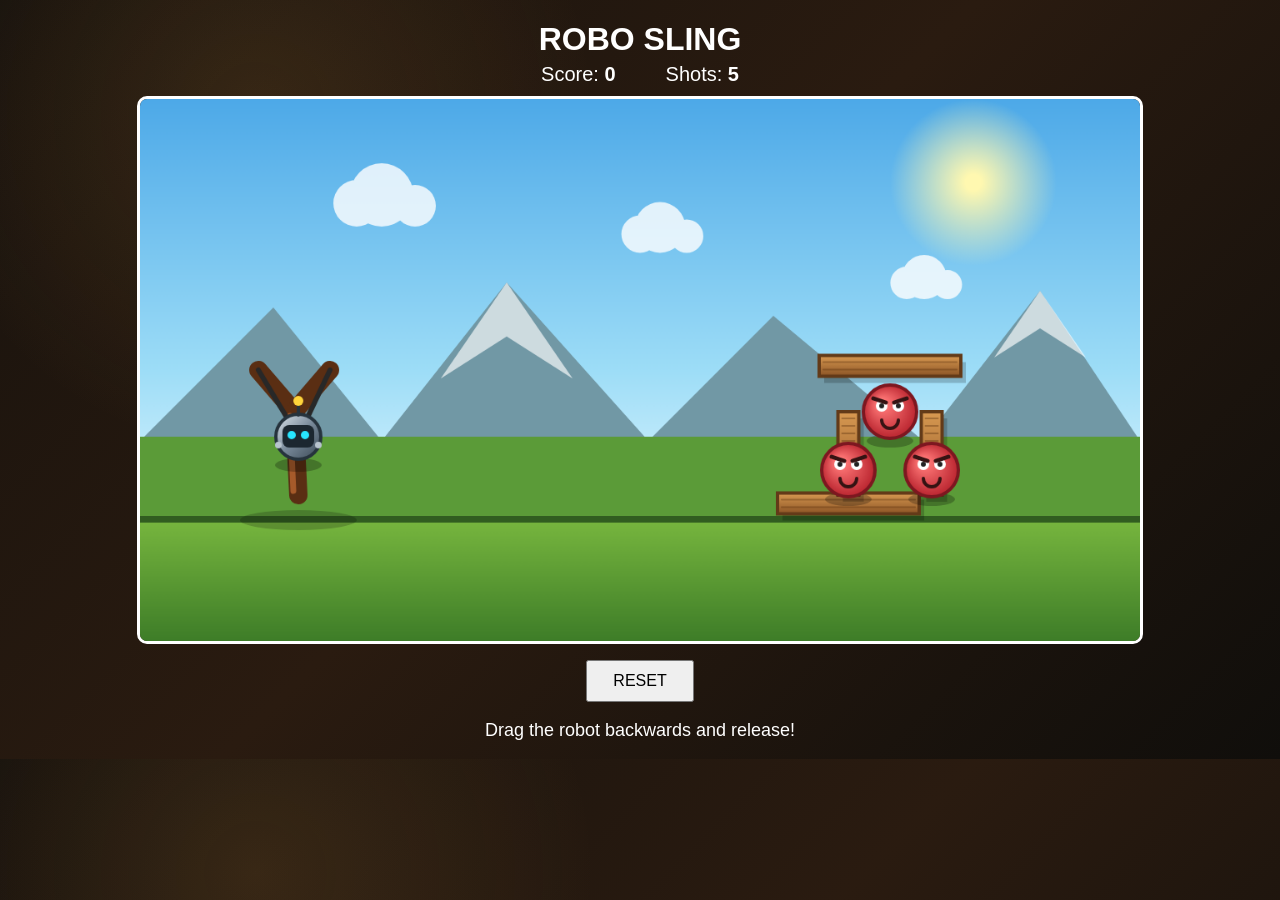
<file: index.html>
<!DOCTYPE html>
<html>
<head>
    <meta charset="UTF-8">
    <title>Robo Sling</title>
    <link rel="stylesheet" href="style.css">
</head>
<body>
    <div id="game-container">
        <h1>ROBO SLING</h1>
        <div id="hud">
            <span>Score: <b id="score">0</b></span>
            <span>Shots: <b id="shots">5</b></span>
        </div>
        <canvas id="gameCanvas"></canvas>
        <button id="resetBtn">RESET</button>
        <p id="message">Drag the robot backwards and release!</p>
    </div>

    <script src="game.js"></script>
</body>
</html>
</file>
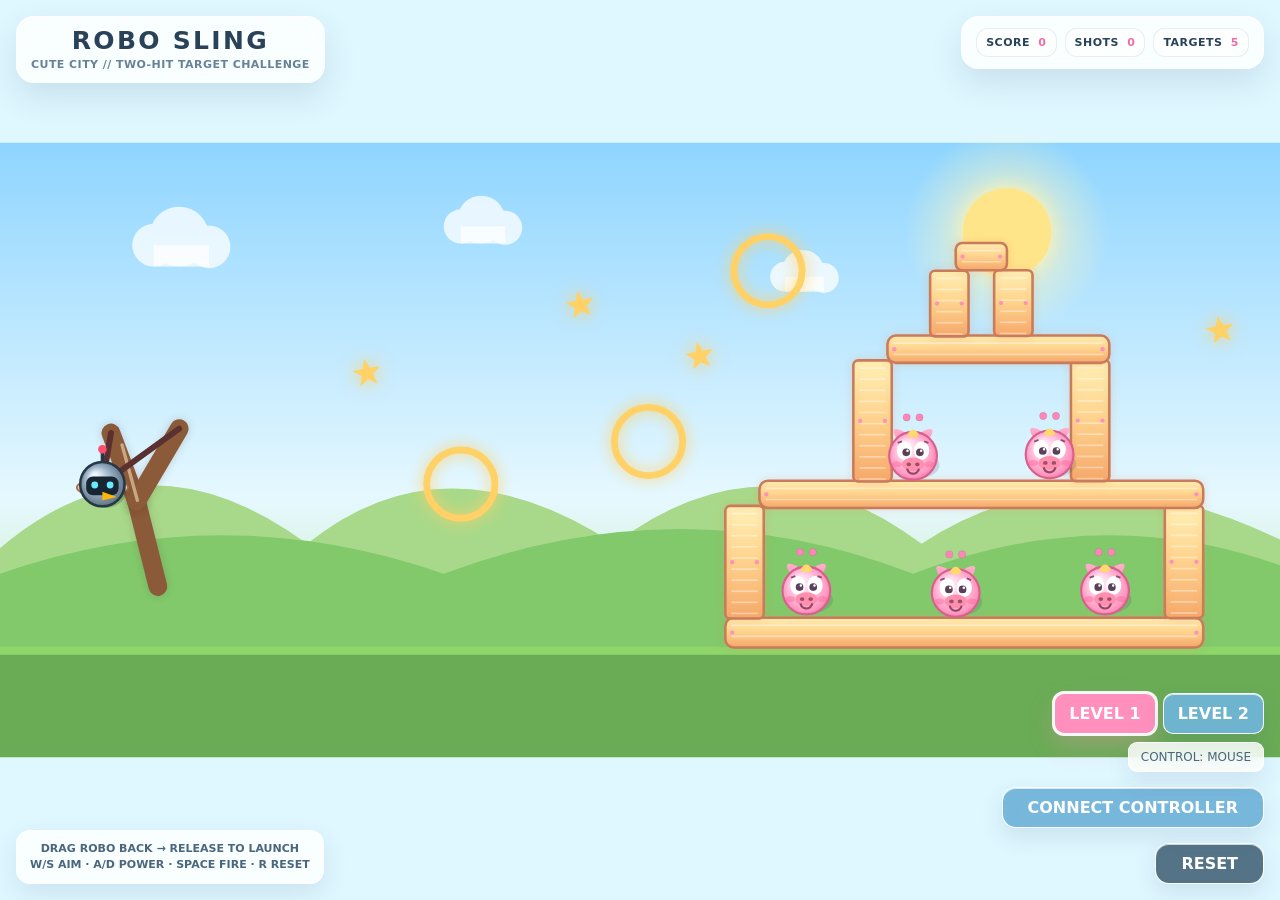
<file: robo_sling.html>
<!DOCTYPE html>
<html>
<head>
<meta charset="UTF-8">
<meta name="viewport" content="width=device-width, initial-scale=1.0">
<title>Robo Sling</title>
<style>
*{box-sizing:border-box;user-select:none}
html,body{margin:0;width:100%;height:100%;overflow:hidden;background:#111827;font-family:Arial,sans-serif}
canvas{display:block;width:100vw;height:100vh}
.ui{position:absolute;top:22px;left:25px;right:25px;display:flex;justify-content:space-between;pointer-events:none}
.panel{background:rgba(15,35,55,.9);color:white;padding:14px 20px;border-radius:15px;box-shadow:0 8px 25px rgba(0,0,0,.2)}
.title{font-size:28px;font-weight:900;letter-spacing:1px}
.sub{font-size:12px;opacity:.7;margin-top:3px}
.stats{display:flex;gap:25px;font-weight:700}
.stats b{color:#ffd166}
#help{position:absolute;left:25px;bottom:20px;background:rgba(15,35,55,.9);color:white;padding:12px 18px;border-radius:12px;font-size:14px}
#power{position:absolute;left:25px;bottom:67px;width:230px;display:none;color:white;font-size:12px;font-weight:bold}
#bar{height:14px;background:rgba(0,0,0,.5);border-radius:9px;overflow:hidden;margin-top:5px}
#fill{height:100%;width:0%;background:#ffd166}
button{position:fixed;right:25px;bottom:20px;border:0;background:#111827;color:white;padding:13px 21px;border-radius:11px;font-weight:800;cursor:pointer;z-index:10}
#serialBtn{position:fixed;right:25px;bottom:82px;background:#183b56;z-index:10}
#status{position:fixed;right:25px;bottom:140px;color:white;background:rgba(15,35,55,.9);padding:7px 12px;border-radius:9px;font-size:12px;z-index:10}
#msg{position:absolute;left:50%;top:50%;transform:translate(-50%,-50%);display:none;background:rgba(10,20,30,.95);color:white;padding:25px 40px;border-radius:18px;font-size:28px;font-weight:900;text-align:center}

/* ===== LEVEL SELECTOR ===== */
#levelButtons{
  position:fixed;
  right:25px;
  bottom:190px;
  display:flex;
  gap:8px;
  z-index:10;
}
#levelButtons button{
  position:static;
  margin:0;
  padding:10px 14px;
  border:1px solid rgba(255,255,255,.18);
  background:rgba(15,35,55,.92);
  color:white;
  border-radius:10px;
  font-weight:800;
}
#levelButtons button.active{
  box-shadow:0 0 0 2px rgba(255,255,255,.22), 0 0 18px rgba(255,255,255,.18);
}

body {
    margin: 0;
    background:
        radial-gradient(circle at 20% 15%, rgba(214, 150, 65, 0.14), transparent 28%),
        linear-gradient(135deg, #17120d 0%, #2a1b10 48%, #100e0b 100%);
    color: white;
    font-family: Arial, sans-serif;
    text-align: center;
}

#game-container {
    width: 100%;
    max-width: 1100px;
    margin: auto;
}

h1 {
    margin-bottom: 5px;
}

#hud {
    display: flex;
    justify-content: center;
    gap: 50px;
    font-size: 20px;
    margin-bottom: 10px;
}

canvas {
    background:
        linear-gradient(to bottom, transparent 0%, transparent 70%, rgba(48, 31, 18, 0.95) 70%),
        radial-gradient(circle at 75% 20%, rgba(255, 194, 92, 0.18), transparent 22%),
        linear-gradient(180deg, #24170f 0%, #5b351d 58%, #17100b 100%);
    border: 3px solid white;
    border-radius: 10px;
    width: 95%;
    max-width: 1000px;
    height: auto;
    cursor: crosshair;
}

button {
    margin-top: 12px;
    padding: 10px 25px;
    font-size: 16px;
    cursor: pointer;
}

#message {
    font-size: 18px;
}


/* =========================================================
   ROBO SLING — LEVEL THEMES
   Add class="level-1" or class="level-2" to <body>.
   ========================================================= */

/* LEVEL 1 — CUTE / CARTOON */
body.level-1{
  background:
    radial-gradient(circle at 18% 16%, rgba(255,244,184,.65), transparent 22%),
    radial-gradient(circle at 78% 22%, rgba(255,185,214,.40), transparent 26%),
    linear-gradient(180deg,#9fdcff 0%,#dff6ff 58%,#b8e88c 100%);
}

body.level-1 h1{
  letter-spacing:3px;
  text-transform:uppercase;
  text-shadow:0 3px 0 rgba(255,255,255,.75),0 0 14px rgba(255,170,210,.45);
}

body.level-1 canvas{
  background:
    radial-gradient(circle at 78% 18%, rgba(255,247,189,.72), transparent 18%),
    linear-gradient(180deg,#8fd7ff 0%,#d9f5ff 58%,#86c96f 58%,#69aa52 100%);
  border-color:#ffffff;
  box-shadow:
    inset 0 0 35px rgba(255,255,255,.22),
    0 0 22px rgba(255,166,205,.24);
}

body.level-1 button{
  border-color:rgba(255,255,255,.55);
  background:#24415d;
  color:#fff;
  border-radius:14px;
}

body.level-1 #levelButtons button{
  border-color:rgba(255,255,255,.7);
  background:#335b7b;
  color:#fff6fb;
}

body.level-1 #levelButtons button.active{
  background:#ff8fbc;
  border-color:#fff;
  box-shadow:0 0 0 2px rgba(255,255,255,.55),0 0 18px rgba(255,143,188,.38);
}

/* LEVEL 2 — FUTURISTIC */
body.level-2 {
    background:
        radial-gradient(circle at 15% 20%, rgba(45, 220, 255, .16), transparent 25%),
        radial-gradient(circle at 85% 75%, rgba(112, 78, 255, .18), transparent 30%),
        linear-gradient(135deg, #030712 0%, #08152b 50%, #02030a 100%);
}

body.level-2 h1 {
    letter-spacing: 4px;
    text-transform: uppercase;
    text-shadow:
        0 0 8px rgba(70, 220, 255, .75),
        0 0 20px rgba(76, 91, 255, .35);
}

body.level-2 canvas {
    background:
        linear-gradient(rgba(6, 20, 39, .35), rgba(2, 6, 18, .55)),
        radial-gradient(circle at 70% 22%, rgba(53, 214, 255, .16), transparent 22%),
        repeating-linear-gradient(90deg, rgba(58, 180, 255, .055) 0 1px, transparent 1px 70px),
        repeating-linear-gradient(0deg, rgba(58, 180, 255, .045) 0 1px, transparent 1px 70px),
        linear-gradient(180deg, #07172b 0%, #0a2540 62%, #020713 62%, #040817 100%);
    border-color: #42dfff;
    box-shadow:
        inset 0 0 55px rgba(0, 0, 0, .58),
        0 0 25px rgba(42, 216, 255, .22);
}

/* Optional level-specific controls */
body.level-2 button {
    border: 1px solid rgba(66, 223, 255, .65);
    background: #071326;
    color: #d9f8ff;
}

body.level-2 #message {
    text-shadow: 0 0 8px rgba(66, 223, 255, .6);
}


/* ===== FULL SCREEN GAME ===== */
html, body {
  width:100%;
  height:100%;
  min-width:100%;
  min-height:100%;
  margin:0;
  padding:0;
  overflow:hidden;
}

canvas#game {
  display:block;
  width:100vw;
  height:100vh;
  max-width:none;
  max-height:none;
  margin:0;
  padding:0;
  border-radius:0;
}


body.level-2 #levelButtons button{
  border-color:rgba(66,223,255,.65);
  background:rgba(7,19,38,.94);
  color:#d9f8ff;
  text-shadow:0 0 7px rgba(66,223,255,.45);
}
body.level-1 #levelButtons button{
  border-color:rgba(197,138,72,.65);
  background:rgba(38,22,10,.94);
  color:#ffe2b5;
}


/* ===== FINAL FULL-SCREEN OVERRIDE ===== */
html, body {
  width:100vw !important;
  height:100vh !important;
  max-width:none !important;
  max-height:none !important;
  margin:0 !important;
  padding:0 !important;
  overflow:hidden !important;
}

canvas#game {
  display:block !important;
  position:fixed !important;
  inset:0 !important;
  width:100vw !important;
  height:100vh !important;
  max-width:none !important;
  max-height:none !important;
  margin:0 !important;
  padding:0 !important;
  border:none !important;
  border-radius:0 !important;
  z-index:0 !important;
}


@media (max-width: 800px){
  #levelButtons{right:12px;bottom:185px}
  #serialBtn{right:12px;bottom:78px}
  #status{right:12px;bottom:137px}
  button{right:12px;bottom:18px}
  #help{left:12px;bottom:18px;font-size:12px}
  .ui{top:12px;left:12px;right:12px}
}


/* ================= FINAL POLISH LAYER ================= */
html,body{width:100%;height:100%;min-width:100%;min-height:100%;margin:0;padding:0;overflow:hidden}
body{font-family:Inter,ui-sans-serif,system-ui,-apple-system,Segoe UI,Arial,sans-serif}
canvas#game{position:fixed!important;inset:0!important;width:100vw!important;height:100vh!important;max-width:none!important;max-height:none!important;margin:0!important;padding:0!important;border:0!important;border-radius:0!important;background:transparent!important;outline:0!important;touch-action:none;cursor:grab}
canvas#game:active{cursor:grabbing}
.ui{top:16px;left:16px;right:16px;display:flex;gap:14px;align-items:flex-start}
.panel{background:rgba(255,255,255,.80);color:#29425a;border:1px solid rgba(255,255,255,.98);padding:11px 14px;border-radius:18px;box-shadow:0 14px 32px rgba(57,94,123,.14),inset 0 1px 0 #fff;backdrop-filter:blur(14px);-webkit-backdrop-filter:blur(14px)}
.title{font-size:25px;line-height:1;letter-spacing:2.3px;text-shadow:0 2px 0 #fff}
.sub{font-size:11px;color:#668298;opacity:1;font-weight:800;letter-spacing:.45px;margin-top:5px}
.stats{gap:8px;flex-wrap:wrap;justify-content:flex-end}
.stats>div{background:rgba(255,255,255,.58);border:1px solid rgba(91,132,157,.14);padding:7px 9px;border-radius:12px;font-size:11px;letter-spacing:.5px}
.stats b{color:#ef6da7;margin-left:4px}
#help{left:16px;bottom:16px;background:rgba(255,255,255,.80);color:#49667d;border:1px solid rgba(255,255,255,.98);padding:10px 13px;border-radius:14px;box-shadow:0 10px 24px rgba(57,94,123,.12);backdrop-filter:blur(12px);-webkit-backdrop-filter:blur(12px);font-size:11px;font-weight:800;line-height:1.45}
#power{left:16px;bottom:72px;width:250px;color:#49667d;background:rgba(255,255,255,.82);border:1px solid rgba(255,255,255,.98);padding:9px 11px;border-radius:14px;box-shadow:0 10px 24px rgba(57,94,123,.12);backdrop-filter:blur(12px);-webkit-backdrop-filter:blur(12px)}
#bar{height:12px;background:rgba(87,119,142,.15)}
#fill{background:linear-gradient(90deg,#8edaff,#ff8fc0,#ffd86e);box-shadow:0 0 12px rgba(255,143,192,.40)}
#levelButtons{right:16px;bottom:166px;gap:7px}
#levelButtons button,#serialBtn,#reset{font-family:inherit;border:1px solid rgba(255,255,255,.98)!important;box-shadow:0 9px 22px rgba(57,94,123,.13),inset 0 1px 0 rgba(255,255,255,.70);backdrop-filter:blur(12px);-webkit-backdrop-filter:blur(12px);transition:transform .14s ease,filter .14s ease,box-shadow .14s ease}
#levelButtons button:hover,#serialBtn:hover,#reset:hover{transform:translateY(-2px);filter:brightness(1.04)}
#levelButtons button:active,#serialBtn:active,#reset:active{transform:translateY(0)}
#levelButtons button:focus-visible,#serialBtn:focus-visible,#reset:focus-visible{outline:3px solid rgba(255,255,255,.92);outline-offset:2px}
body.level-1{background:linear-gradient(180deg,#a7e6ff 0%,#edfaff 57%,#c8efb0 100%)!important}
body.level-2{background:linear-gradient(180deg,#ffc7e7 0%,#fff0f8 52%,#cff4d3 100%)!important}
body.level-1 #levelButtons button{background:rgba(111,181,224,.88)!important;color:#fff!important}
body.level-1 #levelButtons button.active{background:#ff8fbd!important;box-shadow:0 0 0 2px rgba(255,255,255,.92),0 11px 25px rgba(255,143,189,.30)!important}
body.level-2 #levelButtons button{background:rgba(166,126,210,.88)!important;color:#fff!important}
body.level-2 #levelButtons button.active{background:#8d7fe7!important;box-shadow:0 0 0 2px rgba(255,255,255,.92),0 11px 25px rgba(141,127,231,.30)!important}
#serialBtn{right:16px;bottom:72px;background:rgba(104,175,215,.88)!important;color:#fff!important}
body.level-2 #serialBtn{background:rgba(139,120,209,.88)!important}
#status{right:16px;bottom:128px;background:rgba(255,255,255,.82);color:#49667d;border:1px solid rgba(255,255,255,.98);box-shadow:0 9px 22px rgba(57,94,123,.12);backdrop-filter:blur(12px);-webkit-backdrop-filter:blur(12px)}
#reset{right:16px;bottom:16px;background:rgba(71,102,124,.91)!important;color:#fff!important}
#msg{min-width:320px;max-width:min(560px,90vw);padding:24px 30px;background:rgba(255,255,255,.94);color:#29425a;border:1px solid #fff;border-radius:24px;box-shadow:0 26px 64px rgba(46,82,107,.24),inset 0 1px 0 #fff;backdrop-filter:blur(16px);-webkit-backdrop-filter:blur(16px);font-size:28px;line-height:1.15;text-shadow:none}
#msg small{display:inline-block;margin-top:8px;color:#6c899f;font-size:13px;font-weight:900;letter-spacing:.4px}
@media(max-width:800px){
 .ui{top:9px;left:9px;right:9px;gap:8px}.panel{padding:8px 10px;border-radius:14px}.title{font-size:18px}.sub{font-size:8px}.stats{gap:5px;max-width:60%}.stats>div{padding:5px 6px;font-size:9px}
 #help{left:9px;bottom:9px;max-width:57vw;font-size:9px;padding:8px 9px}#power{left:9px;bottom:61px;width:205px}#levelButtons{right:9px;bottom:155px}#serialBtn{right:9px;bottom:61px}#status{right:9px;bottom:108px}#reset{right:9px;bottom:9px}
}


/* ================= LEVEL 2 — PREVIOUS CYBER CITY DESIGN ================= */
body.level-2{
  background:
    radial-gradient(circle at 15% 20%, rgba(45,220,255,.16), transparent 25%),
    radial-gradient(circle at 85% 75%, rgba(112,78,255,.18), transparent 30%),
    linear-gradient(135deg,#030712 0%,#08152b 50%,#02030a 100%) !important;
}
body.level-2 .panel{
  background:rgba(4,16,30,.86) !important;
  color:#e7fbff !important;
  border-color:rgba(66,223,255,.22) !important;
  box-shadow:0 14px 32px rgba(0,0,0,.22), inset 0 1px 0 rgba(125,239,255,.08) !important;
}
body.level-2 .sub{color:#83cfe4 !important;text-shadow:0 0 10px rgba(66,223,255,.18)}
body.level-2 .title{color:#eafcff !important;text-shadow:0 0 8px rgba(70,220,255,.75),0 0 20px rgba(76,91,255,.35) !important}
body.level-2 .stats>div{
  background:rgba(6,27,47,.72) !important;
  border-color:rgba(66,223,255,.13) !important;
  color:#bfefff !important;
}
body.level-2 .stats b{color:#42dfff !important;text-shadow:0 0 10px rgba(66,223,255,.45)}
body.level-2 #help,
body.level-2 #power,
body.level-2 #status{
  background:rgba(4,16,30,.88) !important;
  color:#bdeefb !important;
  border-color:rgba(66,223,255,.20) !important;
  box-shadow:0 10px 24px rgba(0,0,0,.24), inset 0 1px 0 rgba(125,239,255,.07) !important;
}
body.level-2 #bar{background:rgba(0,0,0,.45) !important;border:1px solid rgba(66,223,255,.16)}
body.level-2 #fill{background:linear-gradient(90deg,#42dfff,#7c7cff,#ff4d9d) !important;box-shadow:0 0 14px rgba(66,223,255,.35)}
body.level-2 #levelButtons button{
  background:rgba(7,19,38,.94) !important;
  color:#d9f8ff !important;
  border-color:rgba(66,223,255,.65) !important;
  text-shadow:0 0 7px rgba(66,223,255,.45);
}
body.level-2 #levelButtons button.active{
  background:#0d7f9d !important;
  box-shadow:0 0 0 2px rgba(66,223,255,.40),0 0 20px rgba(66,223,255,.32) !important;
}
body.level-2 #serialBtn{background:rgba(7,19,38,.94) !important;color:#d9f8ff !important;border-color:rgba(66,223,255,.65) !important}
body.level-2 #reset{background:rgba(7,19,38,.94) !important;color:#d9f8ff !important;border-color:rgba(66,223,255,.45) !important}
body.level-2 #msg{
  background:rgba(3,13,26,.94) !important;
  color:#e7fbff !important;
  border-color:rgba(66,223,255,.42) !important;
  box-shadow:0 26px 64px rgba(0,0,0,.42),inset 0 1px 0 rgba(130,240,255,.10) !important;
  text-shadow:0 0 8px rgba(66,223,255,.45) !important;
}
body.level-2 #msg small{color:#8ad8ed !important}

</style>
</head>
<body>

<canvas id="game"></canvas>

<div class="ui">
  <div class="panel">
    <div class="title">ROBO SLING</div>
    <div class="sub">PHYSICS TARGET CHALLENGE</div>
  </div>
  <div class="panel stats">
    <div>SCORE <b id="score">0</b></div>
    <div>SHOTS <b id="shots">0</b></div>
    <div>TARGETS <b id="targets">5</b></div>
  </div>
</div>

<div id="power">
  LAUNCH POWER
  <div id="bar"><div id="fill"></div></div>
</div>

<div id="help">DRAG ROBO BACK → RELEASE TO LAUNCH<br>W/S AIM · A/D POWER · SPACE FIRE · R RESET</div>
<div id="levelButtons">
  <button id="level1Btn" aria-label="Play Level 1">LEVEL 1</button>
  <button id="level2Btn" aria-label="Play Level 2">LEVEL 2</button>
</div>
<button id="serialBtn" title="Connect an ESP32 or compatible Web Serial controller">CONNECT CONTROLLER</button>
<button id="reset">RESET</button>
<div id="status">CONTROL: MOUSE</div>
<div id="msg"></div>

<script>
const canvas=document.getElementById("game");
const ctx=canvas.getContext("2d");

const W=1500;
const H=720;

let view={scale:1,ox:0,oy:0,dpr:1};
function resizeCanvas(){
  const cssW=Math.max(320,window.innerWidth);
  const cssH=Math.max(240,window.innerHeight);
  view.dpr=Math.min(window.devicePixelRatio||1,2);
  canvas.width=Math.floor(cssW*view.dpr);
  canvas.height=Math.floor(cssH*view.dpr);
  view.scale=Math.min(cssW/W,cssH/H);
  view.ox=(cssW-W*view.scale)/2;
  view.oy=(cssH-H*view.scale)/2;
  ctx.setTransform(view.dpr,0,0,view.dpr,0,0);
}
window.addEventListener("resize",resizeCanvas,{passive:true});
resizeCanvas();

const G=900;
const GROUND=590;
const POWER_MULT=7.0;
const MAX_PULL=155;
const PIG_BOUNCE=0.06;

const SLING={x:185,y:400};

let score=0;
let shots=0;
let dragging=false;
let gameWon=false;
let structureActivated=false;
let level=1;
let levelShots=0;

let currentRobo=null;
let robos=[];

// Software/hardware control layer.
let controlMode="mouse";
let hardwareAim=0;      // -1 = up, 0 = level, +1 = down
let hardwarePower=0;    // 0..1
let serialPort=null;
let serialReader=null;
let serialConnected=false;
let serialBuffer="";

// Keyboard simulation state.
// W/S = aim, A/D = power, SPACE = fire.
let keyboardAim=0;
let keyboardPower=0;
let keyboardActive=false;

let blocks=[];
let pigs=[];
let stars=[];
let rings=[];
let particles=[];
let cameraShake=0;


/* =========================
   OBJECT CREATION
========================= */

let pouch={x:SLING.x,y:SLING.y};

function newRobo(){
  return {
    x:SLING.x-65,
    y:SLING.y,
    vx:0,
    vy:0,
    radius:26,
    rotation:0,
    ready:true
  };
}

function makeBlock(x,y,w,h,booster=false){
  return {
    x,y,w,h,
    spawnX:x,
    spawnY:y,
    vx:0,
    vy:0,
    health:100,
    maxHealth:100,
    destroyed:false,
    falling:false,
    awake:false,
    booster:booster,
    boosterPower:booster ? 1.02 : 0
  };
}

function makePig(x,y){
  return {
    x,y,
    spawnX:x,
    spawnY:y,
    radius:29,
    vx:0,
    vy:0,
    alive:true,
    supported:true,
    crushCooldown:0,
    spawnGrace:2.0,
    lastDamageShot:-1,
    hitFlash:0
  };
}

/* =========================
   LEVEL
========================= */

function createLevel(){
  if(level===2){
    createLevel2();
    return;
  }

  // LEVEL 1 — CUTE CARTOON
  blocks=[
    makeBlock(850,555,560,35),
    makeBlock(850,425,45,132),
    makeBlock(1365,425,45,132),
    makeBlock(890,395,520,32),
    makeBlock(1000,255,45,142),
    makeBlock(1255,255,45,142),
    makeBlock(1040,225,260,32),
    makeBlock(1090,150,45,77),
    makeBlock(1165,150,45,77),
    makeBlock(1120,120,60,32)
  ];

  pigs=[
    makePig(945,526),
    makePig(1120,526),
    makePig(1295,526),
    makePig(1070,366),
    makePig(1230,366)
  ];

  // Level 1 enemies need two successful shots.
  for(const p of pigs){
    p.maxHealth=2;
    p.health=2;
  }

  stars=[
    {x:430,y:270,r:17,taken:false,points:150},
    {x:680,y:190,r:17,taken:false,points:150},
    {x:820,y:250,r:17,taken:false,points:200},
    {x:1430,y:220,r:17,taken:false,points:250}
  ];

  rings=[
    {x:540,y:400,r:40,taken:false,points:100},
    {x:760,y:350,r:40,taken:false,points:100},
    {x:900,y:150,r:40,taken:false,points:100}
  ];
}

function createLevel2(){
  // LEVEL 2 — FUTURISTIC / CYBER CITY
  // Connected tower with selective jet-assisted platforms.
  blocks=[
    // Ground foundation
    makeBlock(810,555,620,35),

    // Lower supports — directly under the lower deck
    makeBlock(850,420,50,135),
    makeBlock(1340,420,50,135),

    // Lower deck — JET BOOSTERS keep this platform suspended
    makeBlock(900,385,440,35,true),

    // Middle supports — directly on the lower deck
    makeBlock(965,250,50,135),
    makeBlock(1225,250,50,135),

    // Middle deck — JET BOOSTERS
    makeBlock(1015,215,210,35,true),

    // Upper supports
    makeBlock(1060,140,42,75),
    makeBlock(1158,140,42,75),

    // Upper deck — JET BOOSTERS
    makeBlock(1102,105,56,35,true),

    // Crown supports
    makeBlock(1132,55,36,50),

    // Crown cap
    makeBlock(1118,25,64,30,true)
  ];

  // Reinforced Level 2 structure: each block is tougher than Level 1.
  for(const b of blocks){
    b.health=160;
    b.maxHealth=160;
  }

  // Ten enemies. Their spawn coordinates match the actual top surfaces
  // of the platforms, so they do not start inside or above a gap.
  pigs=[
    makePig(930,526),
    makePig(1060,526),
    makePig(1190,526),
    makePig(1310,526),

    makePig(1035,356),
    makePig(1160,356),
    makePig(1285,356),

    makePig(1085,186),
    makePig(1190,186),

    makePig(1130,76)
  ];

  // Level 2 enemies are armored.
  for(const p of pigs){
    p.maxHealth=2;
    p.health=2;
  }

  stars=[
    {x:420,y:240,r:17,taken:false,points:200},
    {x:650,y:145,r:17,taken:false,points:250},
    {x:820,y:300,r:17,taken:false,points:250},
    {x:1420,y:175,r:17,taken:false,points:350},
    {x:1150,y:20,r:17,taken:false,points:400}
  ];

  rings=[
    {x:520,y:380,r:40,taken:false,points:150},
    {x:780,y:275,r:40,taken:false,points:175},
    {x:900,y:120,r:40,taken:false,points:200},
    {x:1320,y:115,r:40,taken:false,points:225}
  ];
}

/* =========================
   RESET / UI
========================= */

function resetGame(){
  level=1;
  levelShots=0;
  structureActivated=false;

  score=0;
  shots=0;
  dragging=false;
  gameWon=false;

  keyboardAim=0;
  keyboardPower=0;
  keyboardActive=false;
  hardwareAim=0;
  hardwarePower=0;

  robos=[];
  particles=[];
  cameraShake=0;
  last=performance.now();

  createLevel();

  currentRobo=newRobo();
  if(controlMode==="serial") updateHardwarePouch();

  updateUI();

  document.getElementById("power").style.display="none";
  document.getElementById("msg").style.display="none";
  document.getElementById("power").style.display="none";
}

function updateUI(){

  document.getElementById("score").textContent=score;
  document.getElementById("shots").textContent=shots;

  document.getElementById("targets").textContent=
    pigs.filter(p=>p.alive).length;

  const title=document.querySelector(".title");
  const sub=document.querySelector(".sub");
  const l1=document.getElementById("level1Btn");
  const l2=document.getElementById("level2Btn");

  if(title) title.textContent = level===2 ? "ROBO SLING // LEVEL 2" : "ROBO SLING";
  if(sub) sub.textContent = level===2
    ? "FUTURE CITY // JET-BOOSTED PHYSICS CHALLENGE"
    : "CUTE CITY // TWO-HIT TARGET CHALLENGE";

  document.body.classList.toggle("level-1",level===1);
  document.body.classList.toggle("level-2",level===2);
  if(l1) l1.classList.toggle("active",level===1);
  if(l2) l2.classList.toggle("active",level===2);
}


/* =========================
   INPUT
========================= */

function setControlMode(mode){
  controlMode=mode;
  updateControllerStatus();
}

function updateControllerStatus(){
  const status=document.getElementById("status");

  if(controlMode==="keyboard"){
    const p=Math.round(keyboardPower*100);
    const a=Math.round(keyboardAim*100);
    status.textContent=`CONTROL: KEYBOARD  |  POWER ${p}%  |  AIM ${a}`;
    return;
  }

  if(controlMode!=="serial"){
    status.textContent="CONTROL: MOUSE";
    return;
  }

  const p=Math.round(hardwarePower*100);
  const a=Math.round(hardwareAim*100);
  status.textContent=`CONTROL: CONTROLLER  |  POWER ${p}%  |  AIM ${a}`;
}

function setPouchFromControls(power, aim){

  if(!currentRobo || !currentRobo.ready)
    return;

  power = Math.max(0, Math.min(1, power));
  aim   = Math.max(-1, Math.min(1, aim));

  // Maximum pull distance
  const pull = power * MAX_PULL;

  // Maximum aiming angle
  // -100 AIM = very high
  // 0 AIM = center
  // +100 AIM = very low
  const angle = aim * 3.5;

  // Convert angle + pull into slingshot position
  const dx =
    -pull /
    Math.sqrt(1 + angle * angle);

  const dy =
    -dx * angle;

  // Move Robo
  pouch.x = SLING.x + dx;
  pouch.y = SLING.y + dy;

  currentRobo.x = pouch.x;
  currentRobo.y = pouch.y;

  // Power bar
  document.getElementById("fill").style.width =
    (power * 100) + "%";
}
function updateHardwarePouch(){
  setPouchFromControls(hardwarePower,hardwareAim);
}

function updateKeyboardPouch(){
  setPouchFromControls(keyboardPower,keyboardAim);
}

function handleSerialLine(line){
  line=line.trim();
  if(!line) return;

  const upper=line.toUpperCase();

  if(upper.startsWith("AIM:")){
    const raw=parseFloat(line.substring(4));
    if(Number.isFinite(raw)){
      hardwareAim = raw > 1 || raw < -1
        ? Math.max(-1,Math.min(1,raw/100))
        : Math.max(-1,Math.min(1,raw));
      if(controlMode==="serial") updateHardwarePouch();
      updateControllerStatus();
    }
    return;
  }

  if(upper.startsWith("POWER:")){
    const raw=parseFloat(line.substring(6));
    if(Number.isFinite(raw)){
      hardwarePower = raw > 1
        ? Math.max(0,Math.min(1,raw/100))
        : Math.max(0,Math.min(1,raw));
      if(controlMode==="serial") updateHardwarePouch();
      updateControllerStatus();
    }
    return;
  }

  if(upper==="FIRE"){
    if(controlMode==="serial" && currentRobo && currentRobo.ready && !gameWon){
      updateHardwarePouch();
      fireRobo();
    }
    return;
  }

  if(upper==="RESET"){
    resetGame();
    updateControllerStatus();
    return;
  }
}

async function readSerial(){
  if(!serialReader) return;
  try{
    while(true){
      const {value,done}=await serialReader.read();
      if(done) break;
      if(value){
        serialBuffer+=new TextDecoder().decode(value);
        const lines=serialBuffer.split(/\r?\n/);
        serialBuffer=lines.pop()||"";
        for(const line of lines) handleSerialLine(line);
      }
    }
  }catch(err){
    console.error("Serial read error",err);
  }finally{
    try{serialReader.releaseLock();}catch(e){}
    serialReader=null;

    // If the browser/USB device drops the stream, do not leave the UI
    // stuck in "connected" mode.
    if(serialConnected){
      serialConnected=false;
      serialPort=null;
      controlMode="mouse";
      document.getElementById("serialBtn").textContent="CONNECT CONTROLLER";
      updateControllerStatus();
    }
  }
}

async function connectSerial(){
  if(!("serial" in navigator)){
    alert("Web Serial is not supported in this browser. Use Chrome or Edge.");
    return;
  }
  try{
    serialPort=await navigator.serial.requestPort();
    await serialPort.open({baudRate:115200});

    serialConnected=true;
    setControlMode("serial");
    document.getElementById("serialBtn").textContent="CONTROLLER CONNECTED";

    // Start reading BEFORE applying the current controller state.
    serialReader=serialPort.readable.getReader();
    readSerial();

    // Give the reader one browser tick to start receiving Arduino data.
    setTimeout(()=>{
      if(serialConnected && controlMode==="serial") updateHardwarePouch();
    },50);
  }catch(err){
    console.error(err);
    serialConnected=false;
    setControlMode("mouse");
    alert("ESP32 connection was not established.");
  }
}

async function disconnectSerial(){
  try{
    if(serialReader){try{await serialReader.cancel();}catch(e){}}
    if(serialPort){try{await serialPort.close();}catch(e){}}
  }finally{
    serialReader=null;
    serialPort=null;
    serialConnected=false;
    setControlMode("mouse");
    document.getElementById("serialBtn").textContent="CONNECT CONTROLLER";
  }
}

document.getElementById("serialBtn").addEventListener("click",async()=>{
  if(serialConnected) await disconnectSerial();
  else await connectSerial();
});

function pos(e){

  const r=canvas.getBoundingClientRect();

  return {
    x:(e.clientX-r.left-view.ox)/view.scale,
    y:(e.clientY-r.top-view.oy)/view.scale
  };
}

canvas.addEventListener("pointerdown",e=>{
  e.preventDefault();

  if(e.button!==0) return;

  if(controlMode==="serial" || !currentRobo || !currentRobo.ready || gameWon)
    return;

  controlMode="mouse";
  keyboardActive=false;
  updateControllerStatus();

  const p=pos(e);

  const dx=p.x-currentRobo.x;
  const dy=p.y-currentRobo.y;

  if(Math.hypot(dx,dy)<60){

    dragging=true;

    canvas.setPointerCapture(e.pointerId);

    document.getElementById("power").style.display="block";
  }
});


canvas.addEventListener("pointermove",e=>{
  e.preventDefault();

  if(!dragging || !currentRobo || !currentRobo.ready)
    return;

  const p=pos(e);

  // A slingshot can only be pulled away from the fork.
  // Do not force a 25px minimum pull: that used to make "0 power"
  // launch with non-zero velocity.
  let dx=Math.min(p.x-SLING.x,0);
  let dy=p.y-SLING.y;

  let d=Math.hypot(dx,dy);

  if(d>MAX_PULL){
    dx=dx/d*MAX_PULL;
    dy=dy/d*MAX_PULL;
    d=MAX_PULL;
  }

  currentRobo.x=SLING.x+dx;
  currentRobo.y=SLING.y+dy;

  // Display the actual pull distance, not the pre-clamp mouse distance.
  document.getElementById("fill").style.width=
    Math.round(d/MAX_PULL*100)+"%";
});


function releaseMouseShot(e){
  if(!dragging) return;
  dragging=false;
  try{ if(e && e.pointerId!=null) canvas.releasePointerCapture(e.pointerId); }catch(err){}
  document.getElementById("power").style.display="none";
  if(currentRobo && currentRobo.ready) fireRobo();
}

canvas.addEventListener("pointerup",releaseMouseShot);
canvas.addEventListener("pointercancel",releaseMouseShot);
canvas.addEventListener("contextmenu",e=>e.preventDefault());
document.addEventListener("visibilitychange",()=>{
  last=performance.now();
  dragging=false;
  if(document.hidden) document.getElementById("power").style.display="none";
});


/* =========================
   FIRE ROBO
========================= */

function fireRobo(){

  const r=currentRobo;

  const dx=SLING.x-r.x;
  const dy=SLING.y-r.y;

  const pull=Math.min(MAX_PULL,Math.hypot(dx,dy));

  // Prevent accidental zero-power shots from consuming a shot.
  if(pull<8){
    r.x=SLING.x;
    r.y=SLING.y;
    return;
  }

  const damage=Math.max(
    0,
    Math.min(100,pull/MAX_PULL*100)
  );

  const level2Boost = level===2;

  const fired={

    x:r.x,
    y:r.y,

    // Level 2 uses twin jet boosters for a faster launch.
    vx:dx*POWER_MULT*(level2Boost ? 1.35 : 1),
    vy:dy*POWER_MULT*(level2Boost ? 1.35 : 1),

    // Jet fuel/thrust only exists in Level 2.
    jetFuel: level2Boost ? 1.15 : 0,
    jetThrust: level2Boost ? 620 : 0,

    radius:r.radius,

    rotation:0,

    active:true,

    /*
      IMPORTANT:
      This starts FALSE.

      The moment this Robo touches the ground,
      it becomes TRUE and stays TRUE forever.
    */
    bounced:false,

    /*
      Launch power determines block damage.
      Full pull = 100 damage.
      98% pull = 98 damage.
    */
    damage:damage,

    hitBlocks:new Set(),
    hitPigs:new Set()
  };

  robos.push(fired);

  currentRobo=null;

  shots++;
  levelShots++;

  updateUI();

  burst(fired.x,fired.y,12);
  cameraShake=Math.max(cameraShake,2.5);

  setTimeout(()=>{

    if(!gameWon && !currentRobo){
      currentRobo=newRobo();

      if(controlMode==="serial"){
        updateHardwarePouch();
      }else if(keyboardActive || controlMode==="keyboard"){
        controlMode="keyboard";
        updateKeyboardPouch();
        updateControllerStatus();
      }
    }

  },2000);
}


/* =========================
   ROBO PHYSICS
========================= */

function updateRobos(dt){

  for(const r of robos){

    if(!r.active)
      continue;

    /*
      LEVEL 2 JET BOOST:
      Two rear thrusters accelerate the Robo in its current flight direction
      for a limited burst. This adds real velocity instead of only changing
      the sprite.
    */
    if(level===2 && (r.jetFuel||0)>0){

      const speed=Math.hypot(r.vx,r.vy);

      if(speed>10){
        const nx=r.vx/speed;
        const ny=r.vy/speed;

        const thrust=Math.min(r.jetFuel,dt)*r.jetThrust;

        r.vx+=nx*thrust;
        r.vy+=ny*thrust;

        r.jetFuel=Math.max(0,r.jetFuel-dt);
      }else{
        r.jetFuel=Math.max(0,r.jetFuel-dt);
      }
    }

    r.vy+=G*dt;

    r.vx*=Math.pow(.999,dt*60);
    r.vy*=Math.pow(.999,dt*60);

    r.x+=r.vx*dt;
    r.y+=r.vy*dt;

    r.rotation+=r.vx*dt*.018;


    /*
      GROUND COLLISION

      This is the important part.

      As soon as the Robo touches the ground:
          bounced = true

      It NEVER becomes false again.

      Therefore this Robo can never damage a block
      after a ground bounce.
    */

    if(r.y+r.radius>=GROUND){

      r.y=GROUND-r.radius;

      r.bounced=true;

      if(Math.abs(r.vy)>30){

        r.vy*=-0.72;

      }else{

        r.vy=0;
      }

      r.vx*=0.90;

      if(Math.abs(r.vx)<15 && Math.abs(r.vy)<15)
        r.active=false;
    }


    /*
      WALL COLLISIONS
    */

    if(r.x+r.radius>W){

      r.x=W-r.radius;
      r.vx*=-.78;
    }

    if(r.x-r.radius<0){

      r.x=r.radius;
      r.vx*=-.78;
    }


    robotPigCollisions(r);
    robotBlockCollisions(r);
    bonusCollisions(r);
  }
}


/* =========================
   ROBO / PIG COLLISION
========================= */

function robotPigCollisions(r){

  for(const p of pigs){

    if(!p.alive || p.spawnGrace>0 || r.hitPigs.has(p))
      continue;

    const dx=p.x-r.x;
    const dy=p.y-r.y;

    const d=Math.hypot(dx,dy);

    if(d>r.radius+p.radius)
      continue;

    r.hitPigs.add(p);

    const speed=Math.hypot(r.vx,r.vy);

    p.vx+=dx/Math.max(d,1)*speed*.10;
    p.vy+=dy/Math.max(d,1)*speed*.04;

    p.vy*=.15;


    /*
      Robo does NOT bounce because of a pig.
      Its velocity is deliberately untouched.
    */

    if(speed>180)
      killPig(p);
  }
}


function killPig(p){

  if(!p.alive)
    return;

  // Each enemy can take damage only once from a single fired Robo.
  // This prevents a direct hit + chain reaction in the same shot from
  // instantly consuming the entire Level 1 health pool.
  if(p.lastDamageShot===levelShots)
    return;

  p.lastDamageShot=levelShots;

  if((p.health ?? 1)>1){
    p.health--;
    p.hitFlash=.18;
    p.vx*=0.35;
    p.vy=-80;
    score+=40;
    cameraShake=Math.max(cameraShake,2.5);
    updateUI();
    burst(p.x,p.y,16);
    return;
  }

  p.alive=false;
  p.health=0;
  p.vx=0;
  p.vy=0;
  p.hitFlash=.25;
  cameraShake=Math.max(cameraShake,5.5);

  score+=100;

  updateUI();
  burst(p.x,p.y,28);
}


/* =========================
   ROBO / BLOCK COLLISION
========================= */

function robotBlockCollisions(r){

  for(const b of blocks){

    if(b.destroyed || r.hitBlocks.has(b))
      continue;

    const closestX=Math.max(b.x, Math.min(r.x, b.x+b.w));
    const closestY=Math.max(b.y, Math.min(r.y, b.y+b.h));

    let nx=r.x-closestX;
    let ny=r.y-closestY;
    let dist=Math.hypot(nx,ny);

    if(dist>r.radius)
      continue;

    // Resolve the collision before reflecting velocity so the Robo
    // cannot remain embedded in the block and lose its bounce.
    if(dist<0.0001){
      const left=Math.abs(r.x-b.x);
      const right=Math.abs((b.x+b.w)-r.x);
      const top=Math.abs(r.y-b.y);
      const bottom=Math.abs((b.y+b.h)-r.y);
      const m=Math.min(left,right,top,bottom);

      if(m===left){ nx=-1; ny=0; }
      else if(m===right){ nx=1; ny=0; }
      else if(m===top){ nx=0; ny=-1; }
      else { nx=0; ny=1; }

      dist=0;
    }else{
      nx/=dist;
      ny/=dist;
    }

    r.hitBlocks.add(b);

    const impactSpeed=Math.hypot(r.vx,r.vy);
    if(impactSpeed>120){
      cameraShake=Math.max(cameraShake,Math.min(6,2+impactSpeed/240));
      burst(r.x,r.y,Math.min(10,4+Math.floor(impactSpeed/220)));
    }

    // First-shot impact damages the block; later impacts still push it.
    if(r.bounced===true){
      pushBlock(b,r,.35);
    }else{
      damageBlock(b,r.damage,r);
    }

    // Push the Robo completely out of the block.
    const penetration=Math.max(0,r.radius-dist)+1.5;
    r.x+=nx*penetration;
    r.y+=ny*penetration;

    // Proper elastic-ish reflection against the impact normal.
    // This makes Level 1 blocks produce a visible, controllable bounce.
    const vn=r.vx*nx+r.vy*ny;
    if(vn<0){
      const restitution = level===1 ? 0.84 : 0.78;
      r.vx -= (1+restitution)*vn*nx;
      r.vy -= (1+restitution)*vn*ny;
    }

    // Preserve some energy while preventing numerical jitter.
    r.vx*=0.985;
    r.vy*=0.985;
  }
}

/* =========================
   BLOCK PUSHING
========================= */

function pushBlock(b,r,factor){

  const cx=b.x+b.w/2;
  const cy=b.y+b.h/2;

  const dx=cx-r.x;
  const dy=cy-r.y;

  const d=Math.max(Math.hypot(dx,dy),1);

  const speed=Math.hypot(r.vx,r.vy);

  // A real Robo hit wakes the block and activates the structure physics.
  // Until the player actually hits something, the starting tower cannot
  // collapse and cannot crush an enemy.
  structureActivated=true;
  b.awake=true;
  b.vx+=dx/d*speed*factor;
  b.vy+=dy/d*speed*factor;

  // A direct hit explicitly activates physics on this block.
  // Booster blocks remain stabilized vertically but can still be pushed.
  if(b.booster){
    b.falling=false;
  }else{
    b.falling=true;
  }
}


/* =========================
   BLOCK DAMAGE
========================= */

function damageBlock(b,damage,r){

  if(b.destroyed)
    return;

  /*
    Safety check:
    A bounced Robo can NEVER deal damage.
  */

  if(r.bounced === true)
    return;

  b.health=Math.max(
    0,
    b.health-damage
  );

  pushBlock(b,r,.30);

  burst(
    r.x,
    r.y,
    Math.min(
      8,
      Math.max(2,Math.floor(damage/12))
    )
  );

  if(b.health<=0)
    destroyBlock(b);
}


function destroyBlock(b){

  if(b.destroyed)
    return;

  b.destroyed=true;

  score+=25;

  updateUI();

  burst(
    b.x+b.w/2,
    b.y+b.h/2,
    30
  );
  cameraShake=Math.max(cameraShake,6);
}


/* =========================
   BLOCK SUPPORT / PHYSICS
========================= */

function blockSupported(b){

  if(b.destroyed)
    return false;

  if(b.y+b.h>=GROUND-3)
    return true;

  for(const o of blocks){

    if(o===b || o.destroyed)
      continue;

    // Edge-to-edge contact counts as connected support.
    // Level pieces are designed to meet exactly at their edges.
    const horizontal=
      b.x<=o.x+o.w+0.01 &&
      b.x+b.w>=o.x-0.01;

    const vertical=
      Math.abs(b.y+b.h-o.y)<7;

    if(horizontal && vertical)
      return true;
  }

  return false;
}


function updateBlocks(dt){

  for(const b of blocks){

    if(b.destroyed)
      continue;

    /*
      BEFORE THE FIRST PLAYER HIT:
      Preserve the level blueprint exactly.
    */
    if(!structureActivated && !b.awake){
      b.x=b.spawnX;
      b.y=b.spawnY;
      b.vx=0;
      b.vy=0;
      b.falling=false;
      continue;
    }

    const supported=blockSupported(b);

    /*
      A block that loses its support becomes dynamic.
      Booster blocks are the exception: their jets can hold them up.
    */
    if(!b.awake && !supported && !b.booster){
      b.awake=true;
      b.falling=true;
    }

    if(b.awake){

      if(b.booster){
        /*
          Jet-assisted stabilization:
          when unsupported, the booster cancels gravity instead of letting
          the block fall. Existing velocity from a real impact remains,
          so boosters do not disable horizontal physics.
        */
        if(!supported){
          b.vy+=G*b.boosterPower*dt;
          b.vy-=G*dt;
          b.vy*=Math.pow(.92,dt*60);
        }else{
          // On a support, damp vertical jitter while retaining horizontal motion.
          b.vy*=Math.pow(.72,dt*60);
        }

        b.falling=false;
      }else if(!supported || b.falling || Math.abs(b.vy)>8){
        b.falling=true;
        b.vy+=G*dt;
      }else{
        b.vy=0;
        b.falling=false;
      }

    }else{
      b.vx=0;
      b.vy=0;
      b.falling=false;
    }

    b.x+=b.vx*dt;
    b.y+=b.vy*dt;

    b.vx*=Math.pow(.985,dt*60);

    // Ground collision.
    if(b.y+b.h>=GROUND){
      b.y=GROUND-b.h;

      if(Math.abs(b.vy)>35)
        b.vy*=-.18;
      else
        b.vy=0;

      b.vx*=.82;
    }

    if(b.x<0){
      b.x=0;
      b.vx*=-.2;
    }

    if(b.x+b.w>W){
      b.x=W-b.w;
      b.vx*=-.2;
    }
  }

  /*
    Block-to-block physics.
    A moving/awake block transfers motion to a block it hits and wakes it.
    This stops the tower from behaving like a collection of frozen sprites.
  */
  for(let i=0;i<blocks.length;i++){

    const a=blocks[i];
    if(a.destroyed) continue;

    for(let j=i+1;j<blocks.length;j++){

      const b=blocks[j];
      if(b.destroyed) continue;

      const ox=Math.min(a.x+a.w,b.x+b.w)-Math.max(a.x,b.x);
      const oy=Math.min(a.y+a.h,b.y+b.h)-Math.max(a.y,b.y);

      if(ox<=0 || oy<=0)
        continue;

      const relativeSpeed=Math.hypot(a.vx-b.vx,a.vy-b.vy);
      const dynamicContact=a.awake || b.awake || relativeSpeed>8;

      // If an active block physically contacts a resting block, wake the resting block.
      if(dynamicContact){
        if(!a.awake) a.awake=true;
        if(!b.awake) b.awake=true;
      }

      if(oy<ox){

        if(a.y<b.y){
          a.y-=oy/2;
          b.y+=oy/2;
        }else{
          a.y+=oy/2;
          b.y-=oy/2;
        }

        const av=a.vy;
        const bv=b.vy;
        a.vy=bv*.18;
        b.vy=av*.18;

      }else{

        if(a.x<b.x){
          a.x-=ox/2;
          b.x+=ox/2;
        }else{
          a.x+=ox/2;
          b.x-=ox/2;
        }

        const av=a.vx;
        const bv=b.vx;
        a.vx=bv*.32;
        b.vx=av*.32;
      }

      // Booster blocks retain their stabilization after collisions.
      if(a.booster) a.falling=false;
      if(b.booster) b.falling=false;
    }
  }
}

/* =========================
   PIG PHYSICS
========================= */

function updatePigs(dt){

  for(const p of pigs){

    if(!p.alive)
      continue;

    if(p.spawnGrace>0)
      p.spawnGrace=Math.max(0,p.spawnGrace-dt);
    p.hitFlash=Math.max(0,(p.hitFlash||0)-dt);

    /*
      HARD SPAWN LOCK:
      Before the player hits any block, enemies stay exactly at their
      designed spawn positions. This prevents gravity/support jitter from
      making them fall at the start of the level.
    */
    if(!structureActivated){
      p.x=p.spawnX;
      p.y=p.spawnY;
      p.vx=0;
      p.vy=0;
      p.supported=true;
      continue;
    }

    let supportY=null;

    // Ground support.
    if(p.y+p.radius>=GROUND-3)
      supportY=GROUND-p.radius;

    // Only a block's TOP surface supports a pig.
    for(const b of blocks){

      if(b.destroyed)
        continue;

      const horizontal =
        p.x > b.x-p.radius &&
        p.x < b.x+b.w+p.radius;

      const standingOnTop =
        p.y <= b.y+8 &&
        p.y+p.radius >= b.y-8 &&
        p.vy >= 0;

      if(horizontal && standingOnTop){
        const candidate=b.y-p.radius;
        if(supportY===null || candidate<supportY)
          supportY=candidate;
      }
    }

    if(supportY!==null && p.vy>=0){

      p.y=supportY;

      if(p.vy>30)
        p.vy*=-PIG_BOUNCE;
      else
        p.vy=0;

      p.vx*=.70;

    }else{
      p.vy+=G*dt;
    }

    p.x+=p.vx*dt;
    p.y+=p.vy*dt;

    p.vx*=Math.pow(.985,dt*60);

    // Ground collision.
    if(p.y+p.radius>=GROUND){

      p.y=GROUND-p.radius;

      if(p.vy>30)
        p.vy*=-PIG_BOUNCE;
      else
        p.vy=0;

      p.vx*=.70;
    }

    // Spawn protection: enemies cannot be killed by structure physics
    // while the starting tower is still untouched.
    if(p.spawnGrace>0 || !structureActivated)
      continue;

    // IMPORTANT:
    // Never kill a pig just because its static spawn position is close
    // to two blocks. A crush requires an actively moving block.
    for(const b of blocks){

      if(b.destroyed || !b.awake)
        continue;

      const cx=Math.max(b.x,Math.min(p.x,b.x+b.w));
      const cy=Math.max(b.y,Math.min(p.y,b.y+b.h));
      const dx=p.x-cx;
      const dy=p.y-cy;

      if(dx*dx+dy*dy > p.radius*p.radius)
        continue;

      const blockSpeed=Math.hypot(b.vx,b.vy);

      // Stationary blocks can NEVER crush an enemy.
      if(blockSpeed < 90)
        continue;

      // Determine whether the block is moving into the pig.
      const blockCenterX=b.x+b.w/2;
      const blockCenterY=b.y+b.h/2;

      const towardX =
        Math.sign(p.x-blockCenterX) === Math.sign(b.vx) ||
        Math.abs(b.vx)<10;

      const towardY =
        Math.sign(p.y-blockCenterY) === Math.sign(b.vy) ||
        Math.abs(b.vy)<10;

      if(towardX || towardY){
        killPig(p);
        break;
      }
    }
  }
}

function isPigCrushed(p){
  // Kept for compatibility with older code.
  // Crushing is handled directly inside updatePigs().
  return false;
}



/* =========================
   PIG / PIG + CRUSH COLLISIONS
========================= */

/*
  Enemies collide physically. A real impact kills BOTH pigs.
  Low-speed numerical overlap is separated instead of causing
  accidental deaths.
*/
function pigPigCollisions(){
  for(let i=0;i<pigs.length;i++){
    const a=pigs[i];
    if(!a.alive || a.spawnGrace>0) continue;

    for(let j=i+1;j<pigs.length;j++){
      const b=pigs[j];
      if(!b.alive || b.spawnGrace>0) continue;

      const dx=b.x-a.x, dy=b.y-a.y;
      const d=Math.hypot(dx,dy);
      const minDist=a.radius+b.radius;
      if(d>=minDist) continue;

      // A pig that is descending onto another pig is a distinct "landing" event.
      // The landing pig and the pig underneath are both destroyed instantly.
      const horizontalOverlap=(a.radius+b.radius)-Math.abs(dx);
      const aLandingOnB =
        a.y < b.y &&
        a.vy > 70 &&
        horizontalOverlap > Math.max(10,a.radius*.30) &&
        a.y+a.radius >= b.y-b.radius-10;
      const bLandingOnA =
        b.y < a.y &&
        b.vy > 70 &&
        horizontalOverlap > Math.max(10,b.radius*.30) &&
        b.y+b.radius >= a.y-a.radius-10;

      if(aLandingOnB || bLandingOnA){
        const x=(a.x+b.x)/2, y=(a.y+b.y)/2;
        smashPig(a);smashPig(b);
        cameraShake=Math.max(cameraShake,7);
        burst(x,y,30);
        continue;
      }

      const nx=dx/Math.max(d,.001), ny=dy/Math.max(d,.001);
      const rvx=b.vx-a.vx, rvy=b.vy-a.vy;
      const impact=Math.abs(rvx*nx+rvy*ny);

      // Existing enemy-vs-enemy collision behavior remains unchanged.
      if(impact>12 || Math.hypot(a.vx,a.vy)>35 || Math.hypot(b.vx,b.vy)>35){
        const x=(a.x+b.x)/2, y=(a.y+b.y)/2;
        killPig(a);killPig(b);burst(x,y,24);continue;
      }

      // Separate gentle overlaps instead of creating accidental damage.
      const correction=(minDist-d)/2;
      a.x-=nx*correction;a.y-=ny*correction;
      b.x+=nx*correction;b.y+=ny*correction;
    }
  }
}

function smashPig(p){
  if(!p.alive) return;
  p.alive=false;
  p.health=0;
  p.vx=0;
  p.vy=0;
  p.hitFlash=.30;
  score+=100;
  updateUI();
  burst(p.x,p.y,24);
}

/*
  Detects a pig being crushed/caught between blocks.
/*
  Detects a pig being crushed/caught between blocks.

  We require blocks on opposite sides (left/right or top/bottom),
  or two moving blocks pressing into the pig. This avoids killing
  a pig merely because it is standing on one block.
*/
function pigCrushCollisions(){
  // No crush logic is active until the player has actually hit a block.
  // This prevents all forms of spawn camping.
  if(!structureActivated) return;

  // A stationary starting structure can NEVER crush a pig.
  // Crushing requires an awake block that is actually moving fast enough.
  for(const p of pigs){
    if(!p.alive) continue;

    for(const b of blocks){
      if(b.destroyed || !b.awake) continue;

      const cx=Math.max(b.x,Math.min(p.x,b.x+b.w));
      const cy=Math.max(b.y,Math.min(p.y,b.y+b.h));
      const dx=p.x-cx, dy=p.y-cy;
      if(dx*dx+dy*dy > p.radius*p.radius) continue;

      const speed=Math.hypot(b.vx,b.vy);
      if(speed < 120) continue;

      // Only count motion toward the pig, along the collision direction.
      const dist=Math.hypot(dx,dy);
      if(dist < 0.001) continue;
      const nx=dx/dist, ny=dy/dist;
      const closing=b.vx*nx+b.vy*ny;

      if(closing > 80){
        killPig(p);
        break;
      }
    }
  }
}


/* =========================
   BONUS OBJECTS
========================= */

function bonusCollisions(r){

  for(const s of stars){

    if(s.taken)
      continue;

    if(
      Math.hypot(
        r.x-s.x,
        r.y-s.y
      )<r.radius+s.r
    ){

      s.taken=true;

      score+=s.points;

      updateUI();

      burst(s.x,s.y,14);
    }
  }


  for(const q of rings){

    if(q.taken)
      continue;

    if(
      Math.hypot(
        r.x-q.x,
        r.y-q.y
      )<q.r
    ){

      q.taken=true;

      score+=q.points;

      updateUI();

      burst(q.x,q.y,14);
    }
  }
}


/* =========================
   PARTICLES
========================= */

function burst(x,y,n,palette=null){
  const colors=palette || (level===1
    ? ["#ff8fbc","#ffd56a","#8ddcff","#ffffff"]
    : ["#c9a7ff","#ff9fcf","#87e9c0","#ffe083","#ffffff"]);
  for(let i=0;i<n;i++){
    const a=Math.random()*Math.PI*2;
    const sp=60+Math.random()*220;
    particles.push({
      x,y,
      vx:Math.cos(a)*sp,
      vy:Math.sin(a)*sp,
      life:.4+Math.random()*.6,
      size:3+Math.random()*5,
      color:colors[(Math.random()*colors.length)|0]
    });
  }
}


function updateParticles(dt){

  for(
    let i=particles.length-1;
    i>=0;
    i--
  ){

    const p=particles[i];

    p.life-=dt;

    p.vy+=500*dt;

    p.x+=p.vx*dt;
    p.y+=p.vy*dt;

    if(p.life<=0)
      particles.splice(i,1);
  }
}


/* =========================
   DRAWING
========================= */

function drawBackground(){

  if(level===2){
    const g=ctx.createLinearGradient(0,0,0,H);
    g.addColorStop(0,"#020611");
    g.addColorStop(.48,"#071a35");
    g.addColorStop(1,"#02040b");
    ctx.fillStyle=g;
    ctx.fillRect(0,0,W,H);

    // Distant atmospheric glow.
    const glow=ctx.createRadialGradient(1180,120,8,1180,120,190);
    glow.addColorStop(0,"rgba(77,225,255,.24)");
    glow.addColorStop(.42,"rgba(58,154,255,.08)");
    glow.addColorStop(1,"rgba(58,154,255,0)");
    ctx.fillStyle=glow;
    ctx.beginPath();ctx.arc(1180,120,190,0,Math.PI*2);ctx.fill();

    // Holographic skyline haze.
    const haze=ctx.createLinearGradient(0,260,0,GROUND);
    haze.addColorStop(0,"rgba(31,92,143,0)");
    haze.addColorStop(1,"rgba(16,68,101,.18)");
    ctx.fillStyle=haze;ctx.fillRect(0,260,W,GROUND-260);

    // Perspective city grid.
    ctx.strokeStyle="rgba(55,210,255,.14)";
    ctx.lineWidth=1;
    for(let x=0;x<=W;x+=75){
      ctx.beginPath();ctx.moveTo(x,GROUND);ctx.lineTo(x-90,220);ctx.stroke();
    }
    for(let y=250;y<GROUND;y+=55){
      ctx.beginPath();ctx.moveTo(0,y);ctx.lineTo(W,y);ctx.stroke();
    }

    // Distant buildings with restrained animated windows.
    const now=performance.now();
    for(let x=20;x<W;x+=100){
      const h=70+((x*13)%130);
      ctx.fillStyle="#061225";
      ctx.fillRect(x,GROUND-h,65,h);
      const lit=Math.sin(now*.0016+x*.035)>-.35;
      ctx.fillStyle=lit?"rgba(55,220,255,.24)":"rgba(55,220,255,.08)";
      for(let yy=GROUND-h+18;yy<GROUND-12;yy+=24){
        if(((yy+x)/24|0)%3!==1) ctx.fillRect(x+13,yy,8,3);
        if(((yy+x)/24|0)%4===0) ctx.fillRect(x+34,yy+5,14,3);
      }
    }

    // A few holographic billboard frames.
    const panels=[[240,205,118,50],[440,285,92,42],[1260,235,134,54]];
    panels.forEach((p,i)=>{
      const pulse=.45+.55*Math.sin(now*.002+i*1.7);
      ctx.strokeStyle=`rgba(${i===1?124:66},${i===1?116:223},255,${.14+.08*pulse})`;
      ctx.fillStyle="rgba(30,155,210,.035)";
      ctx.lineWidth=1.5;
      ctx.fillRect(p[0],p[1],p[2],p[3]);
      ctx.strokeRect(p[0],p[1],p[2],p[3]);
      ctx.fillRect(p[0]+10,p[1]+12,p[2]*.35,3);
      ctx.fillRect(p[0]+10,p[1]+24,p[2]*.62,2);
    });

    // Cyber road / launch floor.
    ctx.fillStyle="#07192b";
    ctx.fillRect(0,GROUND,W,H-GROUND);
    ctx.fillStyle="#17455a";
    ctx.fillRect(0,GROUND,W,8);
    ctx.strokeStyle="rgba(66,223,255,.11)";
    ctx.lineWidth=2;
    for(let x=0;x<W;x+=120){
      ctx.beginPath();ctx.moveTo(x,GROUND+28);ctx.lineTo(x+55,GROUND+28);ctx.stroke();
    }
    ctx.fillStyle="rgba(66,223,255,.10)";
    ctx.fillRect(0,GROUND+46,W,2);
    return;
  }

  // LEVEL 1 — CUTE CARTOON SKY
  const g=ctx.createLinearGradient(0,0,0,H);
  g.addColorStop(0,"#8fd5ff");
  g.addColorStop(.58,"#e6f8ff");
  g.addColorStop(1,"#b6e88f");
  ctx.fillStyle=g;
  ctx.fillRect(0,0,W,H);

  // Warm sun glow.
  const sunGlow=ctx.createRadialGradient(1180,105,8,1180,105,120);
  sunGlow.addColorStop(0,"rgba(255,247,189,.90)");
  sunGlow.addColorStop(1,"rgba(255,247,189,0)");
  ctx.fillStyle=sunGlow;ctx.beginPath();ctx.arc(1180,105,120,0,Math.PI*2);ctx.fill();

  ctx.fillStyle="#ffe58a";
  ctx.shadowColor="#fff2af";
  ctx.shadowBlur=20;
  ctx.beginPath();ctx.arc(1180,105,52,0,Math.PI*2);ctx.fill();
  ctx.shadowBlur=0;

  // Distant rounded hills.
  ctx.fillStyle="#a8d98a";
  ctx.beginPath();
  ctx.moveTo(0,475);
  ctx.quadraticCurveTo(170,330,360,470);
  ctx.quadraticCurveTo(520,340,720,470);
  ctx.quadraticCurveTo(900,335,1080,470);
  ctx.quadraticCurveTo(1260,350,1500,465);
  ctx.lineTo(1500,GROUND);ctx.lineTo(0,GROUND);ctx.closePath();ctx.fill();

  ctx.fillStyle="#82c96b";
  ctx.beginPath();
  ctx.moveTo(0,505);
  ctx.quadraticCurveTo(260,415,520,505);
  ctx.quadraticCurveTo(800,400,1070,505);
  ctx.quadraticCurveTo(1290,420,1500,495);
  ctx.lineTo(1500,GROUND);ctx.lineTo(0,GROUND);ctx.closePath();ctx.fill();

  ctx.fillStyle="#69ac55";ctx.fillRect(0,GROUND,W,H-GROUND);
  ctx.fillStyle="#8ed56a";ctx.fillRect(0,GROUND,W,10);
}

function cloud(x,y,s){

  ctx.save();

  ctx.translate(x,y);
  ctx.scale(s,s);

  ctx.fillStyle="rgba(255,255,255,.75)";

  ctx.beginPath();

  ctx.arc(0,10,25,0,Math.PI*2);
  ctx.arc(30,0,35,0,Math.PI*2);
  ctx.arc(65,12,25,0,Math.PI*2);

  ctx.fill();

  ctx.fillRect(0,10,65,25);

  ctx.restore();
}


function drawSling(){
  const x=SLING.x,y=SLING.y;
  const isTwo=level===2;
  ctx.save();
  ctx.lineCap="round";

  if(isTwo){
    // Cyber version of the slingshot: same geometry, purely visual material swap.
    ctx.lineWidth=22;
    ctx.strokeStyle="#102a3d";
    ctx.shadowColor="rgba(66,223,255,.30)";ctx.shadowBlur=10;
    ctx.beginPath();ctx.moveTo(x,y+120);ctx.lineTo(x-25,y+20);ctx.stroke();
    ctx.beginPath();ctx.moveTo(x-25,y+20);ctx.lineTo(x-55,y-60);ctx.stroke();
    ctx.beginPath();ctx.moveTo(x-25,y+20);ctx.lineTo(x+25,y-65);ctx.stroke();
    ctx.shadowBlur=0;

    ctx.strokeStyle="#42dfff";ctx.lineWidth=3;
    ctx.beginPath();ctx.moveTo(x-24,y+19);ctx.lineTo(x-42,y-46);ctx.stroke();
    ctx.beginPath();ctx.moveTo(x-54,y-59);ctx.lineTo(x+25,y-65);ctx.stroke();

    // Small connector nodes.
    ctx.fillStyle="#55ecff";ctx.shadowColor="#42dfff";ctx.shadowBlur=8;
    for(const [nx,ny] of [[x-25,y+20],[x-55,y-60],[x+25,y-65]]){
      ctx.beginPath();ctx.arc(nx,ny,4,0,Math.PI*2);ctx.fill();
    }
    ctx.shadowBlur=0;

    if(currentRobo && currentRobo.ready){
      ctx.lineWidth=6;ctx.strokeStyle="rgba(105,239,255,.92)";
      ctx.beginPath();ctx.moveTo(x-55,y-60);ctx.lineTo(currentRobo.x,currentRobo.y);ctx.stroke();
      ctx.beginPath();ctx.moveTo(x+25,y-65);ctx.lineTo(currentRobo.x,currentRobo.y);ctx.stroke();

      ctx.fillStyle="#16364c";ctx.strokeStyle="#55ecff";ctx.lineWidth=2;
      ctx.beginPath();ctx.ellipse(currentRobo.x,currentRobo.y+4,30,10,0,0,Math.PI*2);ctx.fill();ctx.stroke();
    }
  }else{
    ctx.lineWidth=22;
    ctx.strokeStyle="#8b5a39";
    ctx.shadowColor="rgba(79,55,38,.20)";ctx.shadowBlur=8;
    ctx.beginPath();ctx.moveTo(x,y+120);ctx.lineTo(x-25,y+20);ctx.stroke();
    ctx.beginPath();ctx.moveTo(x-25,y+20);ctx.lineTo(x-55,y-60);ctx.stroke();
    ctx.beginPath();ctx.moveTo(x-25,y+20);ctx.lineTo(x+25,y-65);ctx.stroke();
    ctx.shadowBlur=0;
    ctx.strokeStyle="rgba(255,230,190,.55)";ctx.lineWidth=4;
    ctx.beginPath();ctx.moveTo(x-24,y+19);ctx.lineTo(x-42,y-46);ctx.stroke();

    if(currentRobo && currentRobo.ready){
      ctx.lineWidth=7;ctx.strokeStyle="#5a3030";
      ctx.beginPath();ctx.moveTo(x-55,y-60);ctx.lineTo(currentRobo.x,currentRobo.y);ctx.stroke();
      ctx.beginPath();ctx.moveTo(x+25,y-65);ctx.lineTo(currentRobo.x,currentRobo.y);ctx.stroke();
      ctx.fillStyle="#f4c8a1";ctx.strokeStyle="#9c6b4a";ctx.lineWidth=2;
      ctx.beginPath();ctx.ellipse(currentRobo.x,currentRobo.y+4,30,10,0,0,Math.PI*2);ctx.fill();ctx.stroke();
    }
  }
  ctx.restore();
}
function drawRobo(r){

  ctx.save();

  ctx.translate(r.x,r.y);
  ctx.rotate(r.rotation);

  // Level 2: twin jet boosters mounted at the rear.
  // They point opposite the current travel direction.
  if(level===2 && (r.jetFuel||0)>0){

    const flame=Math.max(
      10,
      22+Math.sin(performance.now()*.035+r.x*.01)*7
    );

    for(const bx of [-10,10]){
      ctx.fillStyle="#102b3d";
      ctx.strokeStyle="#55ecff";
      ctx.lineWidth=2;
      ctx.beginPath();
      ctx.roundRect(bx-5,18,10,10,3);
      ctx.fill();
      ctx.stroke();

      ctx.fillStyle="#6df3ff";
      ctx.shadowColor="#42dfff";
      ctx.shadowBlur=10;
      ctx.beginPath();
      ctx.moveTo(bx-4,27);
      ctx.lineTo(bx+4,27);
      ctx.lineTo(bx,27+flame);
      ctx.closePath();
      ctx.fill();

      ctx.fillStyle="#fff2a8";
      ctx.shadowColor="#fff2a8";
      ctx.shadowBlur=8;
      ctx.beginPath();
      ctx.moveTo(bx-2,27);
      ctx.lineTo(bx+2,27);
      ctx.lineTo(bx,27+flame*.55);
      ctx.closePath();
      ctx.fill();
      ctx.shadowBlur=0;
    }
  }

  ctx.fillStyle="rgba(0,0,0,.18)";

  ctx.beginPath();
  ctx.ellipse(
    3,8,25,20,
    0,0,Math.PI*2
  );
  ctx.fill();


  const g=ctx.createRadialGradient(
    -9,-10,3,
    0,0,30
  );

  g.addColorStop(0,"#edf7ff");
  g.addColorStop(.45,"#9bb3c7");
  g.addColorStop(1,"#526575");

  ctx.fillStyle=g;

  ctx.beginPath();
  ctx.arc(0,0,26,0,Math.PI*2);
  ctx.fill();

  ctx.strokeStyle="#263746";
  ctx.lineWidth=3;
  ctx.stroke();


  ctx.fillStyle="#172632";

  ctx.beginPath();
  ctx.roundRect(
    -19,-9,38,22,8
  );
  ctx.fill();


  ctx.fillStyle="#69eaff";

  ctx.beginPath();

  ctx.arc(-9,1,4,0,Math.PI*2);
  ctx.arc(9,1,4,0,Math.PI*2);

  ctx.fill();


  ctx.fillStyle="#ffb703";

  ctx.beginPath();

  ctx.moveTo(0,9);
  ctx.lineTo(17,15);
  ctx.lineTo(0,19);

  ctx.closePath();
  ctx.fill();


  ctx.strokeStyle="#263746";
  ctx.lineWidth=4;

  ctx.beginPath();

  ctx.moveTo(0,-25);
  ctx.lineTo(0,-38);

  ctx.stroke();


  ctx.fillStyle="#ff4d6d";

  ctx.beginPath();
  ctx.arc(0,-41,5,0,Math.PI*2);
  ctx.fill();

  ctx.restore();
}


function drawPig(p){
  if(!p.alive) return;

  ctx.save();
  ctx.translate(p.x,p.y);
  const isTwo=level===2;
  const pulse=.5+.5*Math.sin(performance.now()*.006+p.x*.02);
  const bob=Math.sin(performance.now()*.004+p.x*.02)*1.4;
  ctx.translate(0,bob);

  // Soft contact shadow.
  ctx.fillStyle=isTwo?"rgba(0,0,0,.30)":"rgba(48,73,94,.16)";
  ctx.beginPath();ctx.ellipse(3,11,28,16,0,0,Math.PI*2);ctx.fill();

  if(isTwo){
    // Cyber shell.
    const g=ctx.createRadialGradient(-9,-12,2,0,0,31);
    g.addColorStop(0,"#e5fbff");
    g.addColorStop(.32,"#63d4e7");
    g.addColorStop(.68,"#1a6484");
    g.addColorStop(1,"#071b31");
    ctx.fillStyle=g;
    ctx.beginPath();ctx.arc(0,0,28,0,Math.PI*2);ctx.fill();
    ctx.strokeStyle="#42dfff";ctx.lineWidth=2.5;ctx.shadowColor="#42dfff";ctx.shadowBlur=11;ctx.stroke();ctx.shadowBlur=0;

    // Ears / side fins.
    ctx.fillStyle="#123f59";
    ctx.beginPath();ctx.moveTo(-19,-19);ctx.lineTo(-29,-33);ctx.lineTo(-9,-25);ctx.closePath();ctx.fill();
    ctx.beginPath();ctx.moveTo(19,-19);ctx.lineTo(29,-33);ctx.lineTo(9,-25);ctx.closePath();ctx.fill();

    // Visor.
    ctx.fillStyle="#06111f";ctx.strokeStyle="rgba(66,223,255,.9)";ctx.lineWidth=2;
    ctx.beginPath();ctx.roundRect(-20,-12,40,18,7);ctx.fill();ctx.stroke();
    ctx.fillStyle=`rgba(70,235,255,${.72+.28*pulse})`;ctx.shadowColor="#42dfff";ctx.shadowBlur=12;
    ctx.beginPath();ctx.arc(-10,-3,4,0,Math.PI*2);ctx.arc(10,-3,4,0,Math.PI*2);ctx.fill();ctx.shadowBlur=0;

    // Brow plates.
    ctx.strokeStyle="#081525";ctx.lineWidth=4;
    ctx.beginPath();ctx.moveTo(-17,-13);ctx.lineTo(-5,-10);ctx.moveTo(17,-13);ctx.lineTo(5,-10);ctx.stroke();

    // Snout module.
    ctx.fillStyle="#18384c";ctx.strokeStyle="#59e8ff";ctx.lineWidth=2;
    ctx.beginPath();ctx.roundRect(-14,9,28,14,6);ctx.fill();ctx.stroke();
    ctx.fillStyle="#06111f";ctx.beginPath();ctx.arc(-6,15,3,0,Math.PI*2);ctx.arc(6,15,3,0,Math.PI*2);ctx.fill();
    ctx.strokeStyle="#8ff6ff";ctx.lineWidth=2;ctx.beginPath();ctx.moveTo(-9,25);ctx.lineTo(0,20);ctx.lineTo(9,25);ctx.stroke();

    // Antenna.
    ctx.strokeStyle="#4de9ff";ctx.lineWidth=2;ctx.beginPath();ctx.moveTo(0,-28);ctx.lineTo(0,-39);ctx.stroke();
    ctx.fillStyle="#ff4d9d";ctx.shadowColor="#ff4d9d";ctx.shadowBlur=10;ctx.beginPath();ctx.arc(0,-41,4.5,0,Math.PI*2);ctx.fill();ctx.shadowBlur=0;

  }else{
    // Cute Level 1 pig.
    const ear=ctx.createLinearGradient(0,-35,0,-12);
    ear.addColorStop(0,"#ffb7cf");ear.addColorStop(1,"#ff8eb9");ctx.fillStyle=ear;
    ctx.beginPath();ctx.moveTo(-18,-18);ctx.quadraticCurveTo(-30,-37,-12,-29);ctx.quadraticCurveTo(-5,-25,-9,-17);ctx.closePath();ctx.fill();
    ctx.beginPath();ctx.moveTo(18,-18);ctx.quadraticCurveTo(30,-37,12,-29);ctx.quadraticCurveTo(5,-25,9,-17);ctx.closePath();ctx.fill();

    const g=ctx.createRadialGradient(-9,-12,2,0,0,31);
    g.addColorStop(0,"#fff5fb");g.addColorStop(.45,"#ffc4df");g.addColorStop(.82,"#ff99c2");g.addColorStop(1,"#ea6f9d");
    ctx.fillStyle=g;ctx.beginPath();ctx.arc(0,0,28,0,Math.PI*2);ctx.fill();
    ctx.strokeStyle="#d95f8f";ctx.lineWidth=2.5;ctx.stroke();

    ctx.fillStyle="#ffd86e";ctx.beginPath();ctx.moveTo(-7,-25);ctx.quadraticCurveTo(0,-36,7,-25);ctx.quadraticCurveTo(4,-20,0,-22);ctx.quadraticCurveTo(-4,-20,-7,-25);ctx.fill();

    ctx.fillStyle="#fff";ctx.beginPath();ctx.ellipse(-10,-6,9,11,0,0,Math.PI*2);ctx.ellipse(10,-6,9,11,0,0,Math.PI*2);ctx.fill();
    ctx.fillStyle="#5a4059";ctx.beginPath();ctx.arc(-8,-4,4.5,0,Math.PI*2);ctx.arc(8,-4,4.5,0,Math.PI*2);ctx.fill();
    ctx.fillStyle="#fff";ctx.beginPath();ctx.arc(-6.5,-6,1.5,0,Math.PI*2);ctx.arc(9.5,-6,1.5,0,Math.PI*2);ctx.fill();

    ctx.strokeStyle="#914f75";ctx.lineWidth=2.2;ctx.beginPath();ctx.moveTo(-18,-15);ctx.lineTo(-13,-17);ctx.moveTo(18,-15);ctx.lineTo(13,-17);ctx.stroke();
    ctx.fillStyle="#ff8fae";ctx.beginPath();ctx.ellipse(0,10,13,8,0,0,Math.PI*2);ctx.fill();
    ctx.fillStyle="#9d4f69";ctx.beginPath();ctx.ellipse(-5,10,2.7,2.2,0,0,Math.PI*2);ctx.ellipse(5,10,2.7,2.2,0,0,Math.PI*2);ctx.fill();
    ctx.strokeStyle="#944765";ctx.lineWidth=2.5;ctx.beginPath();ctx.arc(0,14,7,.15,Math.PI-.15);ctx.stroke();
    ctx.fillStyle="rgba(255,103,151,.45)";ctx.beginPath();ctx.ellipse(-19,10,6,3.5,0,0,Math.PI*2);ctx.ellipse(19,10,6,3.5,0,0,Math.PI*2);ctx.fill();
  }

  // Two-hit indicator. Normal Robo damage still uses the exact same health system.
  ctx.shadowBlur=0;
  for(let i=0;i<2;i++){
    const full=i<(p.health||0);
    ctx.fillStyle=full?(isTwo?"#55ecff":"#ff86b8"):"rgba(255,255,255,.30)";
    ctx.strokeStyle=isTwo?"rgba(66,223,255,.36)":"rgba(90,64,85,.16)";
    ctx.lineWidth=1;
    ctx.beginPath();ctx.arc(-7.5+i*15,-45,4.3,0,Math.PI*2);ctx.fill();ctx.stroke();
  }

  if((p.hitFlash||0)>0){
    ctx.globalAlpha=Math.min(.58,(p.hitFlash/.20)*.58);
    ctx.fillStyle="#fff";ctx.beginPath();ctx.arc(0,0,31,0,Math.PI*2);ctx.fill();ctx.globalAlpha=1;
  }

  ctx.restore();
}

function drawBlock(b){
  if(b.destroyed) return;

  const isTwo=level===2;
  ctx.save();

  if(isTwo){
    const g=ctx.createLinearGradient(b.x,b.y,b.x+b.w,b.y+b.h);
    g.addColorStop(0,"#0b263c");g.addColorStop(.48,"#1a5871");g.addColorStop(1,"#071827");
    ctx.fillStyle=g;
    ctx.strokeStyle=b.booster?"#55ecff":"#42dfff";
    ctx.lineWidth=b.booster?2.8:2.5;
    ctx.shadowColor=b.booster?"rgba(85,236,255,.50)":"rgba(66,223,255,.34)";
    ctx.shadowBlur=b.booster?12:8;
    ctx.beginPath();ctx.roundRect(b.x,b.y,b.w,b.h,Math.min(7,b.h*.25));ctx.fill();ctx.stroke();ctx.shadowBlur=0;

    if(b.w>70 || b.h>45){
      ctx.strokeStyle="rgba(102,240,255,.30)";ctx.lineWidth=1.5;
      ctx.strokeRect(b.x+6,b.y+6,Math.max(1,b.w-12),Math.max(1,b.h-12));
    }

    // Circuit trace.
    ctx.strokeStyle="rgba(112,244,255,.40)";ctx.lineWidth=1.5;
    const cy=b.y+b.h/2;
    ctx.beginPath();ctx.moveTo(b.x+8,cy);ctx.lineTo(b.x+20,cy);ctx.lineTo(b.x+28,cy-5);
    if(b.w>90){ctx.lineTo(b.x+b.w-28,cy-5);ctx.lineTo(b.x+b.w-20,cy);ctx.lineTo(b.x+b.w-8,cy)}
    else{ctx.lineTo(b.x+b.w-8,cy)}
    ctx.stroke();

    const nodes=b.w>90?3:2;
    for(let i=0;i<nodes;i++){
      const x=b.x+12+(b.w-24)*(i/Math.max(nodes-1,1));
      ctx.fillStyle="#55ecff";ctx.shadowColor="#55ecff";ctx.shadowBlur=7;
      ctx.beginPath();ctx.arc(x,b.y+9,2.5,0,Math.PI*2);ctx.fill();ctx.shadowBlur=0;
    }

    if(b.booster){
      const boostCount=b.w>180?3:(b.w>70?2:1);
      for(let i=0;i<boostCount;i++){
        const bx=b.x+b.w*(i+1)/(boostCount+1),by=b.y+b.h+4;
        ctx.fillStyle="#102d42";ctx.strokeStyle="#55ecff";ctx.lineWidth=1.5;
        ctx.beginPath();ctx.roundRect(bx-8,by-3,16,9,3);ctx.fill();ctx.stroke();
        const flame=7+Math.sin(performance.now()*.012+bx)*3;
        ctx.fillStyle="rgba(70,235,255,.72)";ctx.shadowColor="#42dfff";ctx.shadowBlur=7;
        ctx.beginPath();ctx.moveTo(bx-4,by+5);ctx.lineTo(bx+4,by+5);ctx.lineTo(bx,by+5+flame);ctx.closePath();ctx.fill();ctx.shadowBlur=0;
      }
    }

    // Damage wear: only visual, based on existing block health.
    const damage=1-Math.max(0,b.health)/Math.max(1,b.maxHealth||160);
    if(damage>.08){
      const count=Math.min(5,1+Math.floor(damage*6));
      ctx.strokeStyle=`rgba(210,252,255,${.16+.22*damage})`;ctx.lineWidth=1.4;ctx.lineCap="round";
      for(let i=0;i<count;i++){
        const seed=(b.spawnX*13+b.spawnY*7+i*31);
        const sx=b.x+7+(Math.abs(seed)%Math.max(10,b.w-14));
        const sy=b.y+8+(Math.abs(seed*1.7)%Math.max(8,b.h-16));
        ctx.beginPath();ctx.moveTo(sx,sy);ctx.lineTo(sx+6,sy+4);ctx.lineTo(sx+3,sy+9);ctx.stroke();
      }
    }

    ctx.fillStyle="#9ff7ff";
    const corners=[[b.x+7,b.y+7],[b.x+b.w-7,b.y+7],[b.x+7,b.y+b.h-7],[b.x+b.w-7,b.y+b.h-7]];
    for(const [x,y] of corners){ctx.beginPath();ctx.arc(x,y,3,0,Math.PI*2);ctx.fill();}
    ctx.restore();
    return;
  }

  // Cute Level 1 block.
  const g=ctx.createLinearGradient(b.x,b.y,b.x,b.y+b.h);
  g.addColorStop(0,"#fff0b5");g.addColorStop(.45,"#ffd58f");g.addColorStop(1,"#f6a96b");
  ctx.fillStyle=g;ctx.strokeStyle="#c97b5b";ctx.lineWidth=3;
  ctx.shadowColor="rgba(230,146,89,.20)";ctx.shadowBlur=10;
  const radius=Math.min(10,b.h/2,Math.max(3,b.w/8));
  ctx.beginPath();ctx.roundRect(b.x,b.y,b.w,b.h,radius);ctx.fill();ctx.stroke();ctx.shadowBlur=0;

  ctx.strokeStyle="rgba(255,255,255,.38)";ctx.lineWidth=2;
  for(let y=b.y+9;y<b.y+b.h;y+=13){ctx.beginPath();ctx.moveTo(b.x+7,y);ctx.lineTo(b.x+b.w-7,y);ctx.stroke();}
  ctx.fillStyle="#ff8fbc";
  for(const x of [b.x+8,b.x+b.w-8]){
    if(x<b.x+b.w-2){ctx.beginPath();ctx.arc(x,b.y+b.h/2,2.5,0,Math.PI*2);ctx.fill();}
  }

  // Light wear as blocks take damage.
  const damage=1-Math.max(0,b.health)/Math.max(1,b.maxHealth||100);
  if(damage>.10){
    ctx.strokeStyle=`rgba(146,82,64,${.15+.22*damage})`;ctx.lineWidth=1.3;
    const count=Math.min(4,1+Math.floor(damage*5));
    for(let i=0;i<count;i++){
      const seed=b.spawnX*11+b.spawnY*5+i*17;
      const sx=b.x+6+(Math.abs(seed)%Math.max(8,b.w-12));
      const sy=b.y+7+(Math.abs(seed*1.3)%Math.max(6,b.h-12));
      ctx.beginPath();ctx.moveTo(sx,sy);ctx.lineTo(sx+5,sy+4);ctx.lineTo(sx+2,sy+8);ctx.stroke();
    }
  }
  ctx.restore();
}

function drawStar(s){

  if(s.taken)
    return;

  ctx.save();

  ctx.translate(s.x,s.y);
  ctx.rotate(performance.now()*.001);

  ctx.fillStyle="#ffd166";
  ctx.shadowColor="#ffd166";
  ctx.shadowBlur=18;

  ctx.beginPath();

  for(let i=0;i<10;i++){

    const a=-Math.PI/2+i*Math.PI/5;

    const r=
      i%2===0
      ? s.r
      : s.r*.42;

    const x=Math.cos(a)*r;
    const y=Math.sin(a)*r;

    if(i===0)
      ctx.moveTo(x,y);
    else
      ctx.lineTo(x,y);
  }

  ctx.closePath();
  ctx.fill();

  ctx.shadowBlur=0;

  ctx.restore();
}


function drawRing(q){

  if(q.taken)
    return;

  ctx.save();

  ctx.strokeStyle="#ffd166";
  ctx.lineWidth=8;
  ctx.shadowColor="#ffd166";
  ctx.shadowBlur=15;

  ctx.beginPath();

  ctx.arc(
    q.x,
    q.y,
    q.r,
    0,
    Math.PI*2
  );

  ctx.stroke();

  ctx.shadowBlur=0;

  ctx.restore();
}


/* =========================
   TRAJECTORY
========================= */

function drawTrajectory(){
  if(!dragging||!currentRobo||!currentRobo.ready) return;

  let x=currentRobo.x,y=currentRobo.y;
  const boost=level===2?1.35:1;
  let vx=(SLING.x-x)*POWER_MULT*boost;
  let vy=(SLING.y-y)*POWER_MULT*boost;
  let fuel=level===2?1.15:0;
  const thrustPower=level===2?620:0;
  const dt=1/60;

  ctx.save();
  ctx.fillStyle=level===1?"rgba(255,255,255,.86)":"rgba(255,255,255,.92)";
  for(let t=0;t<4;t+=dt){
    if(fuel>0){
      const speed=Math.hypot(vx,vy);
      if(speed>10){
        const nx=vx/speed,ny=vy/speed,thrust=Math.min(fuel,dt)*thrustPower;
        vx+=nx*thrust;vy+=ny*thrust;
      }
      fuel=Math.max(0,fuel-dt);
    }
    vy+=G*dt;vx*=Math.pow(.999,dt*60);vy*=Math.pow(.999,dt*60);x+=vx*dt;y+=vy*dt;
    if(y+26>=GROUND) break;
    if(Math.floor(t*12)!==Math.floor((t-dt)*12)){
      ctx.beginPath();ctx.arc(x,y,4,0,Math.PI*2);ctx.fill();
    }
  }
  ctx.restore();
}

function drawParticles(){

  for(const p of particles){

    ctx.globalAlpha=
      Math.max(0,p.life);

    ctx.fillStyle=p.color||"#ffd166";

    ctx.beginPath();

    ctx.arc(
      p.x,
      p.y,
      p.size,
      0,
      Math.PI*2
    );

    ctx.fill();
  }

  ctx.globalAlpha=1;
}


/* =========================
   MAIN DRAW
========================= */

function draw(){
  const cssW=Math.max(320,window.innerWidth),cssH=Math.max(240,window.innerHeight);
  ctx.setTransform(view.dpr,0,0,view.dpr,0,0);
  ctx.clearRect(0,0,cssW,cssH);
  ctx.fillStyle=level===1?"#dff7ff":"#020611";ctx.fillRect(0,0,cssW,cssH);

  const shake=cameraShake||0;
  const sx=shake?(Math.random()-.5)*shake:0,sy=shake?(Math.random()-.5)*shake:0;
  ctx.save();
  ctx.translate(view.ox+sx,view.oy+sy);ctx.scale(view.scale,view.scale);

  drawBackground();
  if(level===1){cloud(180,110,1);cloud(540,90,.8);cloud(920,150,.7);}

  for(const b of blocks) drawBlock(b);
  for(const q of rings) drawRing(q);
  for(const st of stars) drawStar(st);
  for(const p of pigs) drawPig(p);
  for(const r of robos) drawRobo(r);
  drawSling();drawTrajectory();
  if(currentRobo) drawRobo(currentRobo);
  drawParticles();
  ctx.restore();
}

/* =========================
   GAME LOOP
========================= */

let last=performance.now();

function loop(now){

  let dt=Math.min(
    (now-last)/1000,
    .025
  );

  last=now;

  updateBlocks(dt);
  updatePigs(dt);

  // Check enemy-vs-enemy impacts and crushing after both
  // pig and block positions have been updated for this frame.
  pigPigCollisions();
  pigCrushCollisions();

  updateRobos(dt);
  updateParticles(dt);
  cameraShake=Math.max(0,cameraShake-dt*18);


  if(!gameWon && pigs.length && pigs.every(p=>!p.alive)){
    if(level===2 && levelShots<2){
      gameWon=false;
      currentRobo=currentRobo || newRobo();
      updateUI();
    }else{
      gameWon=true;
      document.getElementById("msg").innerHTML=
        level===2
          ? "LEVEL 2 CLEARED<br><small>Rainbow kingdom secured · Score: "+score+"</small>"
          : "TARGETS CLEARED<br><small>Cute city cleared · Score: "+score+"</small>";
      document.getElementById("msg").style.display="block";
    }
  }


  draw();

  requestAnimationFrame(loop);
}


/* =========================
   CONTROLS
========================= */

document.getElementById("reset").onclick=resetGame;

function switchLevel(newLevel){
  level=newLevel;
  levelShots=0;
  gameWon=false;
  structureActivated=false;
  dragging=false;
  keyboardAim=0;
  keyboardPower=0;
  keyboardActive=false;
  hardwareAim=0;
  hardwarePower=0;
  robos=[];
  particles=[];
  cameraShake=0;
  last=performance.now();
  createLevel();
  currentRobo=newRobo();
  if(controlMode==="serial") updateHardwarePouch();
  updateUI();
  document.getElementById("msg").style.display="none";
  document.getElementById("power").style.display="none";
}

document.getElementById("level1Btn").onclick=()=>switchLevel(1);
document.getElementById("level2Btn").onclick=()=>switchLevel(2);

document.addEventListener("keydown",e=>{
  const key=e.key.toLowerCase();

  if(key==="r"){
    resetGame();
    return;
  }

  // Keyboard simulation advertised in the help panel.
  if(["w","s","a","d"," "].includes(key)){
    e.preventDefault();
  }

  if(controlMode==="serial" || gameWon || !currentRobo || !currentRobo.ready)
    return;

  let changed=false;

  if(key==="w"){
    keyboardAim=Math.max(-1,keyboardAim-0.08);
    changed=true;
  }else if(key==="s"){
    keyboardAim=Math.min(1,keyboardAim+0.08);
    changed=true;
  }else if(key==="a"){
    keyboardPower=Math.max(0,keyboardPower-0.05);
    changed=true;
  }else if(key==="d"){
    keyboardPower=Math.min(1,keyboardPower+0.05);
    changed=true;
  }else if(e.code==="Space"){
    if(keyboardPower>0){
      updateKeyboardPouch();
      document.getElementById("power").style.display="none";
      fireRobo();
    }
    return;
  }

  if(changed){
    keyboardActive=true;
    controlMode="keyboard";
    updateKeyboardPouch();
    updateControllerStatus();
    document.getElementById("power").style.display="block";
  }
});


/* =========================
   START
========================= */

resetGame();

requestAnimationFrame(loop);

</script>
</body>
</html>
</file>
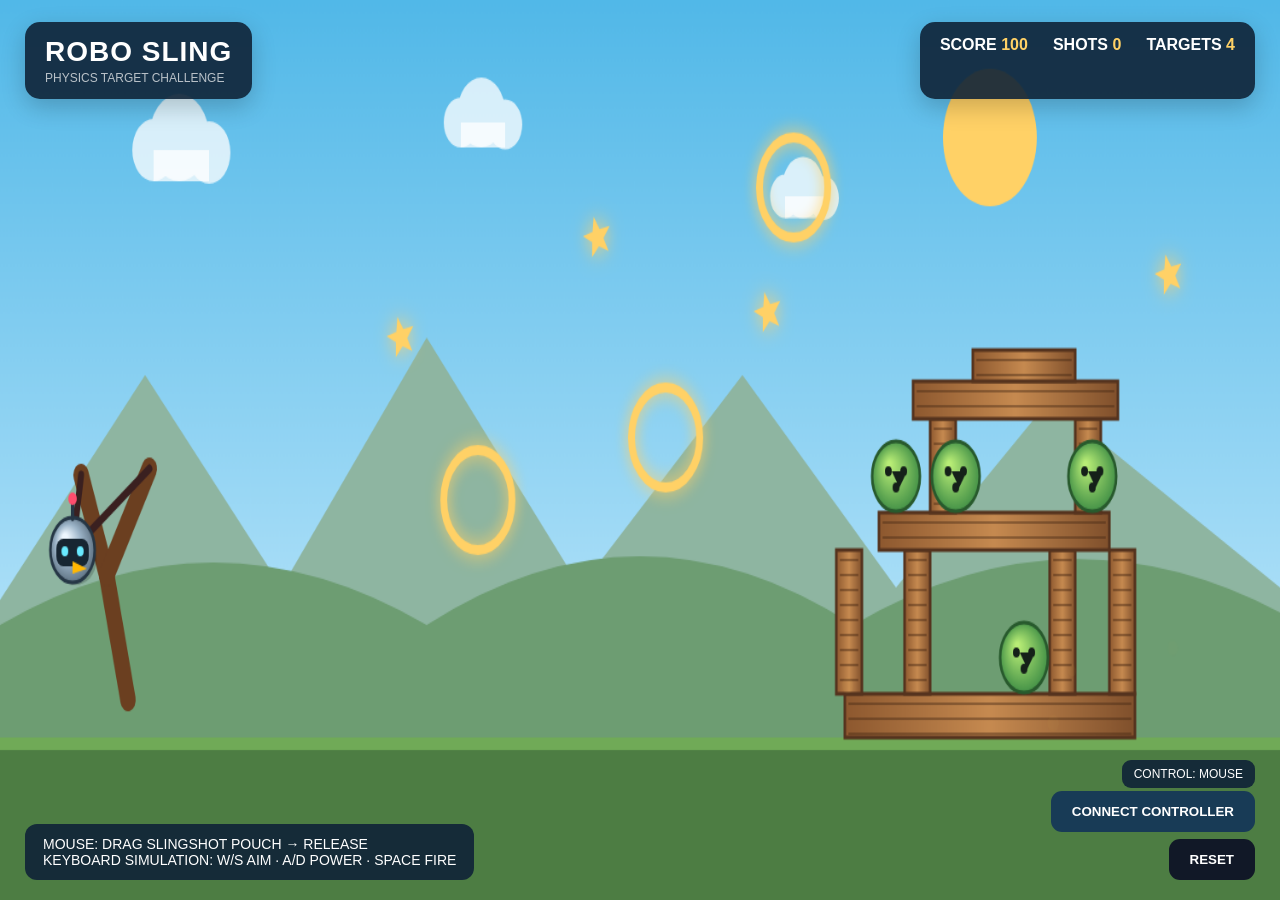
<file: robo-sling-main/robo_sling.html>
<!DOCTYPE html>
<html>
<head>
<meta charset="UTF-8">
<title>Robo Sling</title>
<style>
*{box-sizing:border-box;user-select:none}
html,body{margin:0;width:100%;height:100%;overflow:hidden;background:#111827;font-family:Arial,sans-serif}
canvas{display:block;width:100vw;height:100vh}
.ui{position:absolute;top:22px;left:25px;right:25px;display:flex;justify-content:space-between;pointer-events:none}
.panel{background:rgba(15,35,55,.9);color:white;padding:14px 20px;border-radius:15px;box-shadow:0 8px 25px rgba(0,0,0,.2)}
.title{font-size:28px;font-weight:900;letter-spacing:1px}
.sub{font-size:12px;opacity:.7;margin-top:3px}
.stats{display:flex;gap:25px;font-weight:700}
.stats b{color:#ffd166}
#help{position:absolute;left:25px;bottom:20px;background:rgba(15,35,55,.9);color:white;padding:12px 18px;border-radius:12px;font-size:14px}
#power{position:absolute;left:25px;bottom:67px;width:230px;display:none;color:white;font-size:12px;font-weight:bold}
#bar{height:14px;background:rgba(0,0,0,.5);border-radius:9px;overflow:hidden;margin-top:5px}
#fill{height:100%;width:0%;background:#ffd166}
button{position:absolute;right:25px;bottom:20px;border:0;background:#111827;color:white;padding:13px 21px;border-radius:11px;font-weight:800;cursor:pointer}
#serialBtn{position:absolute;right:25px;bottom:68px;background:#183b56}
#status{position:absolute;right:25px;bottom:112px;color:white;background:rgba(15,35,55,.9);padding:7px 12px;border-radius:9px;font-size:12px}
#msg{position:absolute;left:50%;top:50%;transform:translate(-50%,-50%);display:none;background:rgba(10,20,30,.95);color:white;padding:25px 40px;border-radius:18px;font-size:28px;font-weight:900;text-align:center}
</style>
</head>
<body>

<canvas id="game"></canvas>

<div class="ui">
  <div class="panel">
    <div class="title">ROBO SLING</div>
    <div class="sub">PHYSICS TARGET CHALLENGE</div>
  </div>
  <div class="panel stats">
    <div>SCORE <b id="score">0</b></div>
    <div>SHOTS <b id="shots">0</b></div>
    <div>TARGETS <b id="targets">5</b></div>
  </div>
</div>

<div id="power">
  LAUNCH POWER
  <div id="bar"><div id="fill"></div></div>
</div>

<div id="help">MOUSE: DRAG SLINGSHOT POUCH → RELEASE<br>KEYBOARD SIMULATION: W/S AIM · A/D POWER · SPACE FIRE</div>
<button id="serialBtn">CONNECT CONTROLLER</button>
<button id="reset">RESET</button>
<div id="status">CONTROL: MOUSE</div>
<div id="msg"></div>

<script>
const canvas=document.getElementById("game");
const ctx=canvas.getContext("2d");

const W=1500;
const H=720;

canvas.width=W;
canvas.height=H;

const G=900;
const GROUND=590;
const POWER_MULT=7.0;
const MAX_PULL=155;
const PIG_BOUNCE=0.06;

const SLING={x:150,y:440};

let score=0;
let shots=0;
let dragging=false;
let gameWon=false;

let currentRobo=null;
let robos=[];

// Software/hardware control layer.
let controlMode="mouse";
let hardwareAim=0;      // -1 = up, 0 = level, +1 = down
let hardwarePower=0;    // 0..1
let serialPort=null;
let serialReader=null;
let serialConnected=false;
let serialBuffer="";
let blocks=[];
let pigs=[];
let stars=[];
let rings=[];
let particles=[];


/* =========================
   OBJECT CREATION
========================= */

let pouch={x:SLING.x,y:SLING.y};

function newRobo(){
  return {
    x:SLING.x-65,
    y:SLING.y,
    vx:0,
    vy:0,
    radius:26,
    rotation:0,
    ready:true
  };
}

function makeBlock(x,y,w,h){
  return {
    x,y,w,h,
    vx:0,
    vy:0,
    health:100,
    maxHealth:100,
    destroyed:false,
    falling:false
  };
}

function makePig(x,y){
  return {
    x,y,
    radius:29,
    vx:0,
    vy:0,
    alive:true,
    supported:true
  };
}


/* =========================
   LEVEL
========================= */

function createLevel(){

  blocks=[
    makeBlock(990,555,340,35),

    makeBlock(980,440,30,115),
    makeBlock(1300,440,30,115),

    makeBlock(1060,440,30,115),
    makeBlock(1230,440,30,115),

    makeBlock(1030,410,270,30),

    makeBlock(1090,335,30,75),
    makeBlock(1260,335,30,75),

    makeBlock(1070,305,240,30),

    makeBlock(1140,230,120,25)
  ];

  pigs=[
    makePig(1050,380),
    makePig(1120,380),
    makePig(1280,380),
    makePig(1200,270),
    makePig(1200,515)
  ];

  stars=[
    {x:470,y:270,r:17,taken:false,points:150},
    {x:700,y:190,r:17,taken:false,points:150},
    {x:900,y:250,r:17,taken:false,points:200},
    {x:1370,y:220,r:17,taken:false,points:250}
  ];

  rings=[
    {x:560,y:400,r:40,taken:false,points:100},
    {x:780,y:350,r:40,taken:false,points:100},
    {x:930,y:150,r:40,taken:false,points:100}
  ];
}


/* =========================
   RESET / UI
========================= */

function resetGame(){

  score=0;
  shots=0;
  dragging=false;
  gameWon=false;

  robos=[];
  particles=[];

  createLevel();

  currentRobo=newRobo();
  if(controlMode==="serial") updateHardwarePouch();

  updateUI();

  document.getElementById("power").style.display="none";
  document.getElementById("msg").style.display="none";
}

function updateUI(){

  document.getElementById("score").textContent=score;
  document.getElementById("shots").textContent=shots;

  document.getElementById("targets").textContent=
    pigs.filter(p=>p.alive).length;
}


/* =========================
   INPUT
========================= */

function setControlMode(mode){
  controlMode=mode;
  updateControllerStatus();
}

function updateControllerStatus(){
  const status=document.getElementById("status");
  if(controlMode!=="serial"){
    status.textContent="CONTROL: MOUSE";
    return;
  }

  const p=Math.round(hardwarePower*100);
  const a=Math.round(hardwareAim*100);
  status.textContent=`CONTROL: CONTROLLER  |  POWER ${p}%  |  AIM ${a}`;
}

function updateHardwarePouch(){
  if(!currentRobo || !currentRobo.ready) return;

  const power=Math.max(0,Math.min(1,hardwarePower));
  const aim=Math.max(-1,Math.min(1,hardwareAim));

  // Keep the ORIGINAL slingshot geometry: power is pull distance,
  // aim is vertical position. This keeps the existing physics intact.
  const pull=power*MAX_PULL;
  const maxAimOffset=MAX_PULL*0.55;
  const dx=-Math.max(25, pull);
  const dy=aim*maxAimOffset;

  pouch.x=SLING.x+dx;
  pouch.y=SLING.y+dy;

  currentRobo.x=pouch.x;
  currentRobo.y=pouch.y;

  document.getElementById("fill").style.width=(power*100)+"%";
}

function handleSerialLine(line){
  line=line.trim();
  if(!line) return;

  const upper=line.toUpperCase();

  if(upper.startsWith("AIM:")){
    const raw=parseFloat(line.substring(4));
    if(Number.isFinite(raw)){
      hardwareAim = raw > 1 || raw < -1
        ? Math.max(-1,Math.min(1,raw/100))
        : Math.max(-1,Math.min(1,raw));
      if(controlMode==="serial") updateHardwarePouch();
      updateControllerStatus();
    }
    return;
  }

  if(upper.startsWith("POWER:")){
    const raw=parseFloat(line.substring(6));
    if(Number.isFinite(raw)){
      hardwarePower = raw > 1
        ? Math.max(0,Math.min(1,raw/100))
        : Math.max(0,Math.min(1,raw));
      if(controlMode==="serial") updateHardwarePouch();
      updateControllerStatus();
    }
    return;
  }

  if(upper==="FIRE"){
    if(controlMode==="serial" && currentRobo && currentRobo.ready && !gameWon){
      updateHardwarePouch();
      fireRobo();
    }
    return;
  }

  if(upper==="RESET"){
    resetGame();
    updateControllerStatus();
    return;
  }
}

async function readSerial(){
  if(!serialReader) return;
  try{
    while(true){
      const {value,done}=await serialReader.read();
      if(done) break;
      if(value){
        serialBuffer+=new TextDecoder().decode(value);
        const lines=serialBuffer.split(/\r?\n/);
        serialBuffer=lines.pop()||"";
        for(const line of lines) handleSerialLine(line);
      }
    }
  }catch(err){
    console.error("Serial read error",err);
  }finally{
    try{serialReader.releaseLock();}catch(e){}
    serialReader=null;
  }
}

async function connectSerial(){
  if(!("serial" in navigator)){
    alert("Web Serial is not supported here. Use Chrome or Edge.");
    return;
  }
  try{
    serialPort=await navigator.serial.requestPort();
    await serialPort.open({baudRate:115200});

    serialConnected=true;
    setControlMode("serial");
    document.getElementById("serialBtn").textContent="CONTROLLER CONNECTED";

    // Start reading BEFORE applying the current controller state.
    serialReader=serialPort.readable.getReader();
    readSerial();

    // Give the reader one browser tick to start receiving Arduino data.
    setTimeout(()=>{
      if(serialConnected && controlMode==="serial") updateHardwarePouch();
    },50);
  }catch(err){
    console.error(err);
    serialConnected=false;
    setControlMode("mouse");
    alert("ESP32 connection was not established.");
  }
}

async function disconnectSerial(){
  try{
    if(serialReader){try{await serialReader.cancel();}catch(e){}}
    if(serialPort){try{await serialPort.close();}catch(e){}}
  }finally{
    serialReader=null;
    serialPort=null;
    serialConnected=false;
    setControlMode("mouse");
    document.getElementById("serialBtn").textContent="CONNECT CONTROLLER";
  }
}

document.getElementById("serialBtn").addEventListener("click",async()=>{
  if(serialConnected) await disconnectSerial();
  else await connectSerial();
});

function pos(e){

  const r=canvas.getBoundingClientRect();

  return {
    x:(e.clientX-r.left)*W/r.width,
    y:(e.clientY-r.top)*H/r.height
  };
}

canvas.addEventListener("pointerdown",e=>{

  if(!currentRobo || !currentRobo.ready || gameWon)
    return;

  const p=pos(e);

  const dx=p.x-currentRobo.x;
  const dy=p.y-currentRobo.y;

  if(Math.hypot(dx,dy)<60){

    dragging=true;

    canvas.setPointerCapture(e.pointerId);

    document.getElementById("power").style.display="block";
  }
});


canvas.addEventListener("pointermove",e=>{

  if(!dragging || !currentRobo || !currentRobo.ready)
    return;

  const p=pos(e);

  let dx=p.x-SLING.x;
  let dy=p.y-SLING.y;

  let d=Math.hypot(dx,dy);

  if(d>MAX_PULL){

    dx=dx/d*MAX_PULL;
    dy=dy/d*MAX_PULL;

    d=MAX_PULL;
  }

  if(dx>-25)
    dx=-25;

  currentRobo.x=SLING.x+dx;
  currentRobo.y=SLING.y+dy;

  document.getElementById("fill").style.width=
    (d/MAX_PULL*100)+"%";
});


canvas.addEventListener("pointerup",()=>{

  if(!dragging)
    return;

  dragging=false;

  document.getElementById("power").style.display="none";

  if(currentRobo && currentRobo.ready)
    fireRobo();
});


/* =========================
   FIRE ROBO
========================= */

function fireRobo(){

  const r=currentRobo;

  const dx=SLING.x-r.x;
  const dy=SLING.y-r.y;

  const pull=Math.hypot(dx,dy);

  const damage=Math.max(
    0,
    Math.min(100,pull/MAX_PULL*100)
  );

  const fired={

    x:r.x,
    y:r.y,

    vx:dx*POWER_MULT,
    vy:dy*POWER_MULT,

    radius:r.radius,

    rotation:0,

    active:true,

    /*
      IMPORTANT:
      This starts FALSE.

      The moment this Robo touches the ground,
      it becomes TRUE and stays TRUE forever.
    */
    bounced:false,

    /*
      Launch power determines block damage.
      Full pull = 100 damage.
      98% pull = 98 damage.
    */
    damage:damage,

    hitBlocks:new Set(),
    hitPigs:new Set()
  };

  robos.push(fired);

  currentRobo=null;

  shots++;

  updateUI();

  burst(fired.x,fired.y,10);

  setTimeout(()=>{

    if(!gameWon && !currentRobo){
      currentRobo=newRobo();
      if(controlMode==="serial") updateHardwarePouch();
    }

  },2000);
}


/* =========================
   ROBO PHYSICS
========================= */

function updateRobos(dt){

  for(const r of robos){

    if(!r.active)
      continue;

    r.vy+=G*dt;

    r.vx*=Math.pow(.999,dt*60);
    r.vy*=Math.pow(.999,dt*60);

    r.x+=r.vx*dt;
    r.y+=r.vy*dt;

    r.rotation+=r.vx*dt*.018;


    /*
      GROUND COLLISION

      This is the important part.

      As soon as the Robo touches the ground:
          bounced = true

      It NEVER becomes false again.

      Therefore this Robo can never damage a block
      after a ground bounce.
    */

    if(r.y+r.radius>=GROUND){

      r.y=GROUND-r.radius;

      r.bounced=true;

      if(Math.abs(r.vy)>30){

        r.vy*=-0.72;

      }else{

        r.vy=0;
      }

      r.vx*=0.90;

      if(Math.abs(r.vx)<15 && Math.abs(r.vy)<15)
        r.active=false;
    }


    /*
      WALL COLLISIONS
    */

    if(r.x+r.radius>W){

      r.x=W-r.radius;
      r.vx*=-.78;
    }

    if(r.x-r.radius<0){

      r.x=r.radius;
      r.vx*=-.78;
    }


    robotPigCollisions(r);
    robotBlockCollisions(r);
    bonusCollisions(r);
  }
}


/* =========================
   ROBO / PIG COLLISION
========================= */

function robotPigCollisions(r){

  for(const p of pigs){

    if(!p.alive || r.hitPigs.has(p))
      continue;

    const dx=p.x-r.x;
    const dy=p.y-r.y;

    const d=Math.hypot(dx,dy);

    if(d>r.radius+p.radius)
      continue;

    r.hitPigs.add(p);

    const speed=Math.hypot(r.vx,r.vy);

    p.vx+=dx/Math.max(d,1)*speed*.10;
    p.vy+=dy/Math.max(d,1)*speed*.04;

    p.vy*=.15;


    /*
      Robo does NOT bounce because of a pig.
      Its velocity is deliberately untouched.
    */

    if(speed>180)
      killPig(p);
  }
}


function killPig(p){

  if(!p.alive)
    return;

  p.alive=false;

  p.vx=0;
  p.vy=0;

  score+=100;

  updateUI();

  burst(p.x,p.y,28);
}


/* =========================
   ROBO / BLOCK COLLISION
========================= */

function robotBlockCollisions(r){

  for(const b of blocks){

    if(b.destroyed || r.hitBlocks.has(b))
      continue;

    const cx=Math.max(
      b.x,
      Math.min(r.x,b.x+b.w)
    );

    const cy=Math.max(
      b.y,
      Math.min(r.y,b.y+b.h)
    );

    const dx=r.x-cx;
    const dy=r.y-cy;

    if(dx*dx+dy*dy>r.radius*r.radius)
      continue;

    r.hitBlocks.add(b);


    /*
      CRITICAL RULE

      If this Robo has EVER bounced:

          NO DAMAGE.

      It can only push the block.

      This includes:
        - ground bounce
        - previous block bounce
        - any previous bounce event

      bounced is never reset.
    */

    if(r.bounced === true){

      pushBlock(b,r,.35);

    }else{

      damageBlock(b,r.damage,r);
    }


    /*
      Physical collision response.

      This does NOT change r.bounced.
      Once true, it stays true.
    */

    if(Math.abs(dx)>Math.abs(dy)){

      r.vx*=-.72;

    }else{

      r.vy*=-.72;
    }
  }
}


/* =========================
   BLOCK PUSHING
========================= */

function pushBlock(b,r,factor){

  const cx=b.x+b.w/2;
  const cy=b.y+b.h/2;

  const dx=cx-r.x;
  const dy=cy-r.y;

  const d=Math.max(Math.hypot(dx,dy),1);

  const speed=Math.hypot(r.vx,r.vy);

  b.vx+=dx/d*speed*factor;
  b.vy+=dy/d*speed*factor;
}


/* =========================
   BLOCK DAMAGE
========================= */

function damageBlock(b,damage,r){

  if(b.destroyed)
    return;

  /*
    Safety check:
    A bounced Robo can NEVER deal damage.
  */

  if(r.bounced === true)
    return;

  b.health=Math.max(
    0,
    b.health-damage
  );

  pushBlock(b,r,.30);

  burst(
    r.x,
    r.y,
    Math.min(
      8,
      Math.max(2,Math.floor(damage/12))
    )
  );

  if(b.health<=0)
    destroyBlock(b);
}


function destroyBlock(b){

  if(b.destroyed)
    return;

  b.destroyed=true;

  score+=25;

  updateUI();

  burst(
    b.x+b.w/2,
    b.y+b.h/2,
    25
  );
}


/* =========================
   BLOCK SUPPORT / PHYSICS
========================= */

function blockSupported(b){

  if(b.destroyed)
    return false;

  if(b.y+b.h>=GROUND-3)
    return true;

  for(const o of blocks){

    if(o===b || o.destroyed)
      continue;

    const horizontal=
      b.x<o.x+o.w &&
      b.x+b.w>o.x;

    const vertical=
      Math.abs(b.y+b.h-o.y)<7;

    if(horizontal && vertical)
      return true;
  }

  return false;
}


function updateBlocks(dt){

  for(const b of blocks){

    if(b.destroyed)
      continue;

    const supported=blockSupported(b);


    if(!supported || Math.abs(b.vy)>8){

      b.falling=true;
      b.vy+=G*dt;

    }else{

      b.vy=0;
    }


    b.x+=b.vx*dt;
    b.y+=b.vy*dt;

    b.vx*=Math.pow(.985,dt*60);


    /*
      Ground collision
    */

    if(b.y+b.h>=GROUND){

      b.y=GROUND-b.h;

      if(Math.abs(b.vy)>35)
        b.vy*=-.18;
      else
        b.vy=0;

      b.vx*=.82;
    }


    if(b.x<0){

      b.x=0;
      b.vx*=-.2;
    }

    if(b.x+b.w>W){

      b.x=W-b.w;
      b.vx*=-.2;
    }
  }


  /*
    Basic block-to-block collision
  */

  for(let i=0;i<blocks.length;i++){

    const a=blocks[i];

    if(a.destroyed)
      continue;

    for(let j=i+1;j<blocks.length;j++){

      const b=blocks[j];

      if(b.destroyed)
        continue;

      const ox=Math.min(
        a.x+a.w,
        b.x+b.w
      )-Math.max(a.x,b.x);

      const oy=Math.min(
        a.y+a.h,
        b.y+b.h
      )-Math.max(a.y,b.y);

      if(ox<=0 || oy<=0)
        continue;


      if(oy<ox){

        if(a.y<b.y){

          a.y-=oy/2;
          b.y+=oy/2;

        }else{

          a.y+=oy/2;
          b.y-=oy/2;
        }

        const av=a.vy;
        const bv=b.vy;

        a.vy=bv*.15;
        b.vy=av*.15;

      }else{

        if(a.x<b.x){

          a.x-=ox/2;
          b.x+=ox/2;

        }else{

          a.x+=ox/2;
          b.x-=ox/2;
        }

        const av=a.vx;
        const bv=b.vx;

        a.vx=bv*.25;
        b.vx=av*.25;
      }
    }
  }
}


/* =========================
   PIG PHYSICS
========================= */

function updatePigs(dt){

  for(const p of pigs){

    if(!p.alive)
      continue;

    let supportY=null;


    /*
      Ground support
    */

    if(p.y+p.radius>=GROUND-3)
      supportY=GROUND-p.radius;


    /*
      Block support
    */

    for(const b of blocks){

      if(b.destroyed)
        continue;

      if(
        p.x>b.x-p.radius &&
        p.x<b.x+b.w+p.radius &&
        p.y<=b.y+5 &&
        p.y+p.radius>=b.y-5
      ){

        if(
          supportY===null ||
          b.y-p.radius<supportY
        ){

          supportY=b.y-p.radius;
        }
      }
    }


    if(supportY!==null && p.vy>=0){

      p.y=supportY;

      if(p.vy>30)
        p.vy*=-PIG_BOUNCE;
      else
        p.vy=0;

      p.vx*=.70;

    }else{

      p.vy+=G*dt;
    }


    p.x+=p.vx*dt;
    p.y+=p.vy*dt;

    p.vx*=Math.pow(.985,dt*60);


    if(p.y+p.radius>=GROUND){

      p.y=GROUND-p.radius;

      if(p.vy>30)
        p.vy*=-PIG_BOUNCE;
      else
        p.vy=0;

      p.vx*=.70;
    }


    /*
      Falling block kills pig.
    */

    for(const b of blocks){

      if(
        b.destroyed ||
        !b.falling ||
        b.vy<40
      )
        continue;

      const cx=Math.max(
        b.x,
        Math.min(p.x,b.x+b.w)
      );

      const cy=Math.max(
        b.y,
        Math.min(p.y,b.y+b.h)
      );

      const dx=p.x-cx;
      const dy=p.y-cy;

      if(
        dx*dx+dy*dy<=p.radius*p.radius
      ){

        killPig(p);
        break;
      }
    }
  }
}


/* =========================
   BONUS OBJECTS
========================= */

function bonusCollisions(r){

  for(const s of stars){

    if(s.taken)
      continue;

    if(
      Math.hypot(
        r.x-s.x,
        r.y-s.y
      )<r.radius+s.r
    ){

      s.taken=true;

      score+=s.points;

      updateUI();

      burst(s.x,s.y,14);
    }
  }


  for(const q of rings){

    if(q.taken)
      continue;

    if(
      Math.hypot(
        r.x-q.x,
        r.y-q.y
      )<q.r
    ){

      q.taken=true;

      score+=q.points;

      updateUI();

      burst(q.x,q.y,14);
    }
  }
}


/* =========================
   PARTICLES
========================= */

function burst(x,y,n){

  for(let i=0;i<n;i++){

    const a=Math.random()*Math.PI*2;
    const sp=60+Math.random()*220;

    particles.push({
      x,y,
      vx:Math.cos(a)*sp,
      vy:Math.sin(a)*sp,
      life:.4+Math.random()*.6,
      size:3+Math.random()*5
    });
  }
}


function updateParticles(dt){

  for(
    let i=particles.length-1;
    i>=0;
    i--
  ){

    const p=particles[i];

    p.life-=dt;

    p.vy+=500*dt;

    p.x+=p.vx*dt;
    p.y+=p.vy*dt;

    if(p.life<=0)
      particles.splice(i,1);
  }
}


/* =========================
   DRAWING
========================= */

function drawBackground(){

  const g=ctx.createLinearGradient(
    0,0,0,H
  );

  g.addColorStop(0,"#51b8e8");
  g.addColorStop(1,"#d5f1ff");

  ctx.fillStyle=g;
  ctx.fillRect(0,0,W,H);


  ctx.fillStyle="#ffd166";

  ctx.beginPath();
  ctx.arc(1160,110,55,0,Math.PI*2);
  ctx.fill();


  ctx.fillStyle="#8eb5a1";

  ctx.beginPath();

  ctx.moveTo(0,480);
  ctx.lineTo(170,300);
  ctx.lineTo(330,470);
  ctx.lineTo(500,270);
  ctx.lineTo(680,470);
  ctx.lineTo(870,300);
  ctx.lineTo(1050,470);
  ctx.lineTo(1230,320);
  ctx.lineTo(1500,470);

  ctx.lineTo(1500,GROUND);
  ctx.lineTo(0,GROUND);

  ctx.closePath();
  ctx.fill();


  ctx.fillStyle="#6d9d72";

  ctx.beginPath();

  ctx.moveTo(0,500);

  ctx.quadraticCurveTo(
    250,400,
    500,500
  );

  ctx.quadraticCurveTo(
    750,390,
    1000,500
  );

  ctx.quadraticCurveTo(
    1250,400,
    1500,490
  );

  ctx.lineTo(1500,GROUND);
  ctx.lineTo(0,GROUND);

  ctx.closePath();
  ctx.fill();


  ctx.fillStyle="#4d7d43";
  ctx.fillRect(
    0,
    GROUND,
    W,
    H-GROUND
  );

  ctx.fillStyle="#70aa57";
  ctx.fillRect(
    0,
    GROUND,
    W,
    10
  );
}


function cloud(x,y,s){

  ctx.save();

  ctx.translate(x,y);
  ctx.scale(s,s);

  ctx.fillStyle="rgba(255,255,255,.75)";

  ctx.beginPath();

  ctx.arc(0,10,25,0,Math.PI*2);
  ctx.arc(30,0,35,0,Math.PI*2);
  ctx.arc(65,12,25,0,Math.PI*2);

  ctx.fill();

  ctx.fillRect(0,10,65,25);

  ctx.restore();
}


function drawSling(){

  const x=SLING.x;
  const y=SLING.y;

  ctx.lineCap="round";
  ctx.lineWidth=18;
  ctx.strokeStyle="#6b3f20";

  ctx.beginPath();
  ctx.moveTo(x,y+120);
  ctx.lineTo(x-25,y+20);
  ctx.stroke();

  ctx.beginPath();
  ctx.moveTo(x-25,y+20);
  ctx.lineTo(x-55,y-60);
  ctx.stroke();

  ctx.beginPath();
  ctx.moveTo(x-25,y+20);
  ctx.lineTo(x+25,y-65);
  ctx.stroke();


  if(currentRobo && currentRobo.ready){

    ctx.lineWidth=7;
    ctx.strokeStyle="#3a2020";

    ctx.beginPath();
    ctx.moveTo(x-55,y-60);
    ctx.lineTo(currentRobo.x,currentRobo.y);
    ctx.stroke();

    ctx.beginPath();
    ctx.moveTo(x+25,y-65);
    ctx.lineTo(currentRobo.x,currentRobo.y);
    ctx.stroke();
  }
}


function drawRobo(r){

  ctx.save();

  ctx.translate(r.x,r.y);
  ctx.rotate(r.rotation);

  ctx.fillStyle="rgba(0,0,0,.18)";

  ctx.beginPath();
  ctx.ellipse(
    3,8,25,20,
    0,0,Math.PI*2
  );
  ctx.fill();


  const g=ctx.createRadialGradient(
    -9,-10,3,
    0,0,30
  );

  g.addColorStop(0,"#edf7ff");
  g.addColorStop(.45,"#9bb3c7");
  g.addColorStop(1,"#526575");

  ctx.fillStyle=g;

  ctx.beginPath();
  ctx.arc(0,0,26,0,Math.PI*2);
  ctx.fill();

  ctx.strokeStyle="#263746";
  ctx.lineWidth=3;
  ctx.stroke();


  ctx.fillStyle="#172632";

  ctx.beginPath();
  ctx.roundRect(
    -19,-9,38,22,8
  );
  ctx.fill();


  ctx.fillStyle="#69eaff";

  ctx.beginPath();

  ctx.arc(-9,1,4,0,Math.PI*2);
  ctx.arc(9,1,4,0,Math.PI*2);

  ctx.fill();


  ctx.fillStyle="#ffb703";

  ctx.beginPath();

  ctx.moveTo(0,9);
  ctx.lineTo(17,15);
  ctx.lineTo(0,19);

  ctx.closePath();
  ctx.fill();


  ctx.strokeStyle="#263746";
  ctx.lineWidth=4;

  ctx.beginPath();

  ctx.moveTo(0,-25);
  ctx.lineTo(0,-38);

  ctx.stroke();


  ctx.fillStyle="#ff4d6d";

  ctx.beginPath();
  ctx.arc(0,-41,5,0,Math.PI*2);
  ctx.fill();

  ctx.restore();
}


function drawPig(p){

  if(!p.alive)
    return;

  ctx.save();

  ctx.translate(p.x,p.y);

  const g=ctx.createRadialGradient(
    -8,-10,2,
    0,0,30
  );

  g.addColorStop(0,"#b8ed76");
  g.addColorStop(1,"#3e8d45");

  ctx.fillStyle=g;

  ctx.beginPath();
  ctx.arc(0,0,28,0,Math.PI*2);
  ctx.fill();

  ctx.strokeStyle="#285a2d";
  ctx.lineWidth=3;
  ctx.stroke();

  ctx.fillStyle="#152019";

  ctx.beginPath();

  ctx.arc(-9,-4,4,0,Math.PI*2);
  ctx.arc(9,-4,4,0,Math.PI*2);
  ctx.arc(0,9,4,0,Math.PI*2);

  ctx.fill();

  ctx.restore();
}


function drawBlock(b){

  if(b.destroyed)
    return;

  const g=ctx.createLinearGradient(
    b.x,b.y,
    b.x+b.w,b.y
  );

  g.addColorStop(0,"#8d582f");
  g.addColorStop(.5,"#c68a50");
  g.addColorStop(1,"#80502c");

  ctx.fillStyle=g;

  ctx.fillRect(
    b.x,
    b.y,
    b.w,
    b.h
  );

  ctx.strokeStyle="#55331e";
  ctx.lineWidth=3;

  ctx.strokeRect(
    b.x,
    b.y,
    b.w,
    b.h
  );

  ctx.strokeStyle="rgba(70,40,20,.45)";
  ctx.lineWidth=2;

  for(
    let y=b.y+8;
    y<b.y+b.h;
    y+=12
  ){

    ctx.beginPath();

    ctx.moveTo(
      b.x+5,
      y
    );

    ctx.lineTo(
      b.x+b.w-5,
      y
    );

    ctx.stroke();
  }
}


function drawStar(s){

  if(s.taken)
    return;

  ctx.save();

  ctx.translate(s.x,s.y);
  ctx.rotate(performance.now()*.001);

  ctx.fillStyle="#ffd166";
  ctx.shadowColor="#ffd166";
  ctx.shadowBlur=18;

  ctx.beginPath();

  for(let i=0;i<10;i++){

    const a=-Math.PI/2+i*Math.PI/5;

    const r=
      i%2===0
      ? s.r
      : s.r*.42;

    const x=Math.cos(a)*r;
    const y=Math.sin(a)*r;

    if(i===0)
      ctx.moveTo(x,y);
    else
      ctx.lineTo(x,y);
  }

  ctx.closePath();
  ctx.fill();

  ctx.shadowBlur=0;

  ctx.restore();
}


function drawRing(q){

  if(q.taken)
    return;

  ctx.save();

  ctx.strokeStyle="#ffd166";
  ctx.lineWidth=8;
  ctx.shadowColor="#ffd166";
  ctx.shadowBlur=15;

  ctx.beginPath();

  ctx.arc(
    q.x,
    q.y,
    q.r,
    0,
    Math.PI*2
  );

  ctx.stroke();

  ctx.shadowBlur=0;

  ctx.restore();
}


/* =========================
   TRAJECTORY
========================= */

function drawTrajectory(){

  if(
    !dragging ||
    !currentRobo ||
    !currentRobo.ready
  )
    return;

  let x=currentRobo.x;
  let y=currentRobo.y;

  let vx=
    (SLING.x-x)*POWER_MULT;

  let vy=
    (SLING.y-y)*POWER_MULT;

  const dt=1/60;

  ctx.save();

  ctx.fillStyle="rgba(255,255,255,.85)";

  for(let t=0;t<4;t+=dt){

    vy+=G*dt;

    vx*=Math.pow(.999,dt*60);
    vy*=Math.pow(.999,dt*60);

    x+=vx*dt;
    y+=vy*dt;

    if(y+26>=GROUND)
      break;

    if(
      Math.floor(t*12)!==
      Math.floor((t-dt)*12)
    ){

      ctx.beginPath();

      ctx.arc(
        x,
        y,
        4,
        0,
        Math.PI*2
      );

      ctx.fill();
    }
  }

  ctx.restore();
}


function drawParticles(){

  for(const p of particles){

    ctx.globalAlpha=
      Math.max(0,p.life);

    ctx.fillStyle="#ffd166";

    ctx.beginPath();

    ctx.arc(
      p.x,
      p.y,
      p.size,
      0,
      Math.PI*2
    );

    ctx.fill();
  }

  ctx.globalAlpha=1;
}


/* =========================
   MAIN DRAW
========================= */

function draw(){

  ctx.clearRect(
    0,0,W,H
  );

  drawBackground();

  cloud(180,110,1);
  cloud(540,90,.8);
  cloud(920,150,.7);

  for(const b of blocks)
    drawBlock(b);

  for(const q of rings)
    drawRing(q);

  for(const st of stars)
    drawStar(st);

  for(const p of pigs)
    drawPig(p);

  for(const r of robos)
    drawRobo(r);

  drawSling();

  drawTrajectory();

  if(currentRobo)
    drawRobo(currentRobo);

  drawParticles();
}


/* =========================
   GAME LOOP
========================= */

let last=performance.now();

function loop(now){

  let dt=Math.min(
    (now-last)/1000,
    .025
  );

  last=now;

  updateBlocks(dt);
  updatePigs(dt);
  updateRobos(dt);
  updateParticles(dt);


  if(
    !gameWon &&
    pigs.length &&
    pigs.every(p=>!p.alive)
  ){

    gameWon=true;

    document.getElementById("msg").innerHTML=
      "TARGETS CLEARED<br><small>Score: "+
      score+
      "</small>";

    document.getElementById("msg").style.display=
      "block";
  }


  draw();

  requestAnimationFrame(loop);
}


/* =========================
   CONTROLS
========================= */

document.getElementById("reset").onclick=
  resetGame;

document.addEventListener("keydown",e=>{

  if(e.key==="r" || e.key==="R")
    resetGame();
});


/* =========================
   START
========================= */

resetGame();

requestAnimationFrame(loop);

</script>
</body>
</html>
</file>
<file: style.css>
body {
    margin: 0;
    background:
        radial-gradient(circle at 20% 15%, rgba(214, 150, 65, 0.14), transparent 28%),
        linear-gradient(135deg, #17120d 0%, #2a1b10 48%, #100e0b 100%);
    color: white;
    font-family: Arial, sans-serif;
    text-align: center;
}

#game-container {
    width: 100%;
    max-width: 1100px;
    margin: auto;
}

h1 {
    margin-bottom: 5px;
}

#hud {
    display: flex;
    justify-content: center;
    gap: 50px;
    font-size: 20px;
    margin-bottom: 10px;
}

canvas {
    background:
        linear-gradient(to bottom, transparent 0%, transparent 70%, rgba(48, 31, 18, 0.95) 70%),
        radial-gradient(circle at 75% 20%, rgba(255, 194, 92, 0.18), transparent 22%),
        linear-gradient(180deg, #24170f 0%, #5b351d 58%, #17100b 100%);
    border: 3px solid white;
    border-radius: 10px;
    width: 95%;
    max-width: 1000px;
    height: auto;
    cursor: crosshair;
}

button {
    margin-top: 12px;
    padding: 10px 25px;
    font-size: 16px;
    cursor: pointer;
}

#message {
    font-size: 18px;
}


/* =========================================================
   ROBO SLING — LEVEL THEMES
   Add class="level-1" or class="level-2" to <body>.
   ========================================================= */

/* LEVEL 1 — STEAMPUNK */
body.level-1 {
    background:
        radial-gradient(circle at 18% 18%, rgba(224, 161, 74, .16), transparent 24%),
        radial-gradient(circle at 82% 72%, rgba(126, 69, 28, .18), transparent 28%),
        linear-gradient(135deg, #120d08, #3b2413 52%, #100b07);
}

body.level-1 h1 {
    letter-spacing: 3px;
    text-transform: uppercase;
    text-shadow: 0 2px 0 #4a2b13, 0 0 12px rgba(229, 157, 65, .35);
}

body.level-1 canvas {
    background:
        radial-gradient(circle at 78% 18%, rgba(255, 188, 86, .18), transparent 20%),
        linear-gradient(180deg, #2a1b12 0%, #6a4224 57%, #1a100a 57%, #26150b 100%);
    border-color: #c58a48;
    box-shadow:
        inset 0 0 45px rgba(0, 0, 0, .42),
        0 0 22px rgba(190, 117, 43, .22);
}

/* LEVEL 2 — FUTURISTIC */
body.level-2 {
    background:
        radial-gradient(circle at 15% 20%, rgba(45, 220, 255, .16), transparent 25%),
        radial-gradient(circle at 85% 75%, rgba(112, 78, 255, .18), transparent 30%),
        linear-gradient(135deg, #030712 0%, #08152b 50%, #02030a 100%);
}

body.level-2 h1 {
    letter-spacing: 4px;
    text-transform: uppercase;
    text-shadow:
        0 0 8px rgba(70, 220, 255, .75),
        0 0 20px rgba(76, 91, 255, .35);
}

body.level-2 canvas {
    background:
        linear-gradient(rgba(6, 20, 39, .35), rgba(2, 6, 18, .55)),
        radial-gradient(circle at 70% 22%, rgba(53, 214, 255, .16), transparent 22%),
        repeating-linear-gradient(90deg, rgba(58, 180, 255, .055) 0 1px, transparent 1px 70px),
        repeating-linear-gradient(0deg, rgba(58, 180, 255, .045) 0 1px, transparent 1px 70px),
        linear-gradient(180deg, #07172b 0%, #0a2540 62%, #020713 62%, #040817 100%);
    border-color: #42dfff;
    box-shadow:
        inset 0 0 55px rgba(0, 0, 0, .58),
        0 0 25px rgba(42, 216, 255, .22);
}

/* Optional level-specific controls */
body.level-2 button {
    border: 1px solid rgba(66, 223, 255, .65);
    background: #071326;
    color: #d9f8ff;
}

body.level-2 #message {
    text-shadow: 0 0 8px rgba(66, 223, 255, .6);
}
</file>
